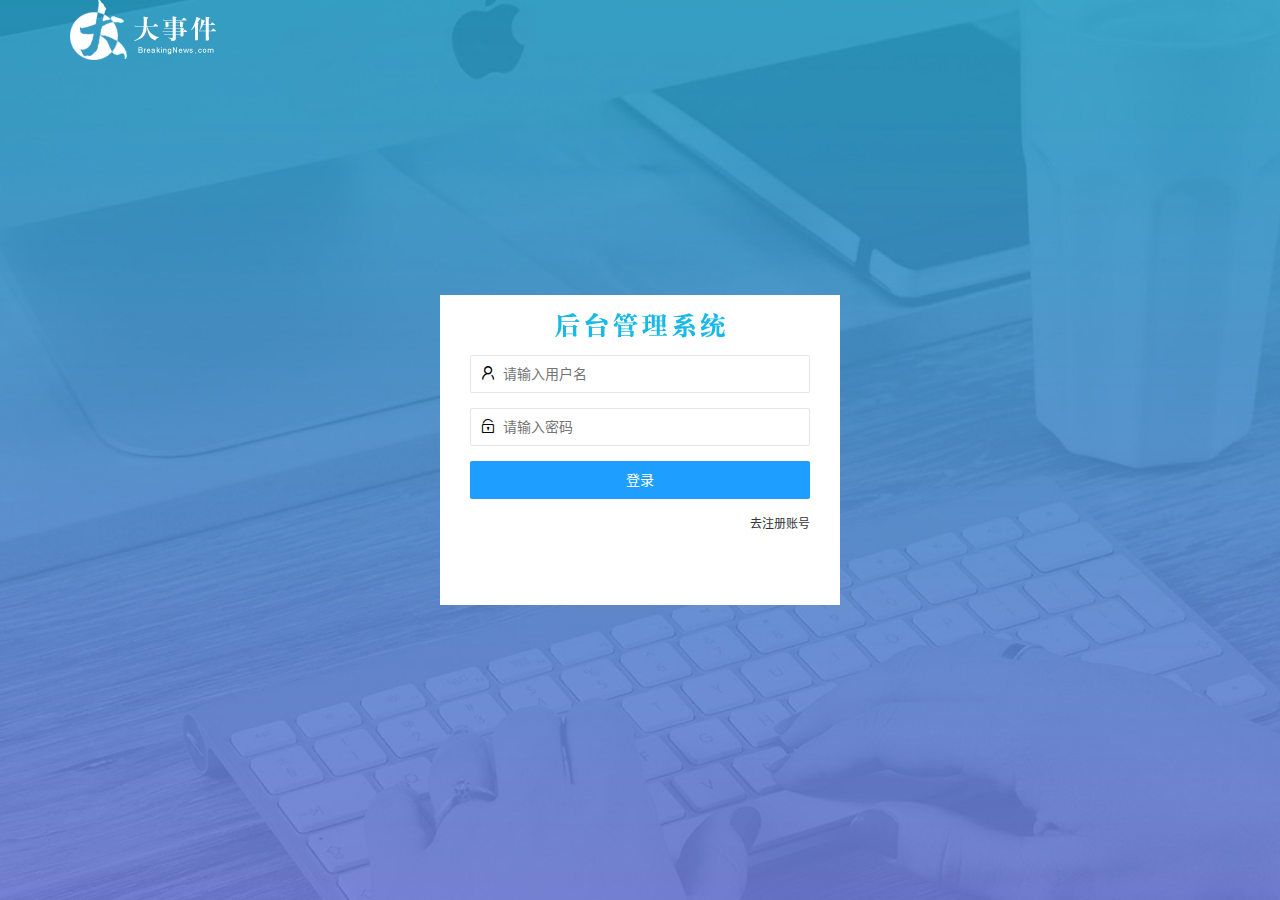
<file: login.html>
<!DOCTYPE html>
<html lang="zh-CN">

<head>
    <meta charset="UTF-8">
    <meta name="viewport"
        content="width=device-width, user-scalable=no, initial-scale=1.0, maximum-scale=1.0, minimum-scale=1.0">
    <meta http-equiv="X-UA-Compatible" content="ie=edge">
    <title>大事件-登录/注册</title>
    <link rel="stylesheet" href="./assets/lib/layui/css/layui.css">
    <link rel="stylesheet" href="./assets/css/login.css">
    <script src="./assets/lib/layui/layui.all.js"></script>
    <script src="./assets/lib/jquery.js"></script>
    <script src="./assets/js/baseAPI.js"></script>
    <script src="./assets/js/login.js"></script>
</head>

<body>
    <!-- 头部logo区域 -->
    <div class="layui-main">
        <img src="./assets/images/logo.png" alt="">
    </div>

    <!-- 登录注册区域 -->
    <div class="loginAndregister">
        <div class="title-box"></div>

        <!-- 登录 -->
        <div class="login-box">
            <!-- 登录表单 -->
            <form class="layui-form" id="form_login">
                <!-- 用户名 -->
                <div class="layui-form-item">
                    <i class="layui-icon layui-icon-username"></i>
                    <input type="text" name="username" required lay-verify="required" placeholder="请输入用户名"
                        autocomplete="off" class="layui-input">
                </div>
                <!-- 密码 -->
                <div class="layui-form-item">
                    <i class="layui-icon layui-icon-password"></i>
                    <input type="password" name="password" required lay-verify="required|pwd" placeholder="请输入密码"
                        autocomplete="off" class="layui-input">
                </div>
                <!-- 登录按钮 -->
                <div class="layui-form-item">
                    <button class="layui-btn layui-btn-fluid layui-btn-normal" lay-submit
                        lay-filter="formDemo">登录</button>
                </div>
                <div class="layui-form-item links">
                    <a href="javascript:;" id="link_login">去注册账号</a>
                </div>
            </form>
        </div>

        <!-- 注册 -->
        <div class="reg-box">
            <!-- 注册表单 -->
            <form class="layui-form" id="form_reg">
                <!-- 用户名 -->
                <div class="layui-form-item">
                    <i class="layui-icon layui-icon-username"></i>
                    <input type="text" name="username" required lay-verify="required" placeholder="请输入用户名"
                        autocomplete="off" class="layui-input">
                </div>
                <!-- 密码 -->
                <div class="layui-form-item">
                    <i class="layui-icon layui-icon-password"></i>
                    <input type="password" name="password" required lay-verify="required|pwd" placeholder="请输入密码"
                        autocomplete="off" class="layui-input">
                </div>
                <!-- 确认密码 -->
                <div class="layui-form-item">
                    <i class="layui-icon layui-icon-password"></i>
                    <input type="password" name="repassword" required lay-verify="required|pwd|repwd"
                        placeholder="再次确认密码" autocomplete="off" class="layui-input">
                </div>
                <!-- 注册按钮 -->
                <div class="layui-form-item">
                    <button class="layui-btn layui-btn-fluid layui-btn-normal" lay-submit
                        lay-filter="formDemo">注册</button>
                </div>
                <div class="layui-form-item links">
                    <a href="javascript:;" id="link_reg">去登录</a>
                </div>
            </form>
        </div>
    </div>
</body>

</html>
</file>
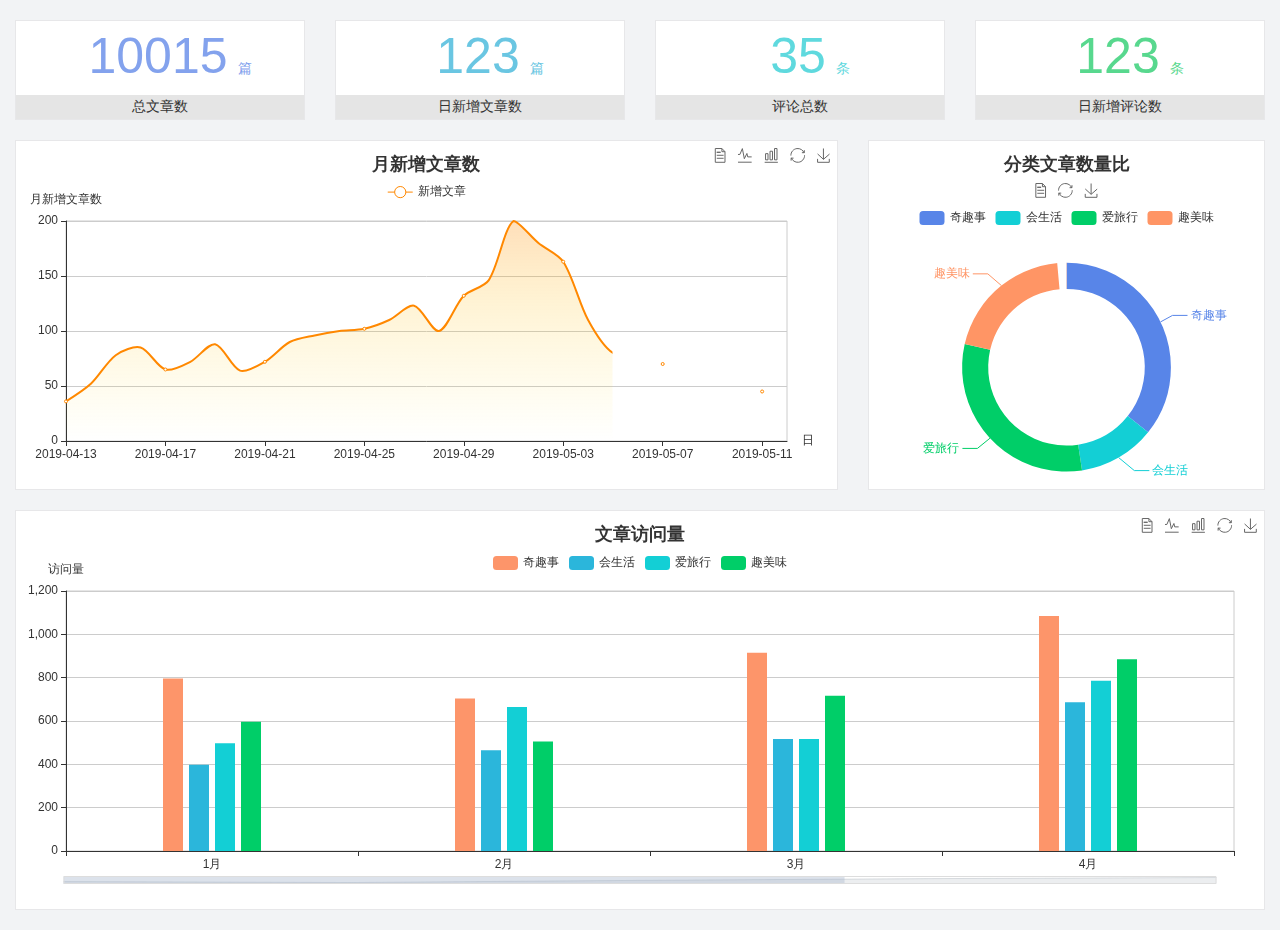
<file: home/dashboard.html>
<!DOCTYPE html>
<html lang="en">

<head>
  <meta charset="UTF-8">
  <meta name="viewport" content="width=device-width, initial-scale=1.0">
  <meta http-equiv="X-UA-Compatible" content="ie=edge">
  <title>图表统计</title>
  <link rel="stylesheet" href="../../assets/lib/bootstrap.css" />
  <link rel="stylesheet" href="../../assets/lib/main.css" />
  <script src="../../assets/lib/jquery.js"></script>
  <script type="text/javascript" src="../../assets/lib/echarts.min.js"></script>
</head>

<body>
  <div class="container-fluid">
    <div class="row spannel_list">
      <div class="col-sm-3 col-xs-6">
        <div class="spannel">
          <em>10015</em><span>篇</span>
          <b>总文章数</b>
        </div>
      </div>
      <div class="col-sm-3 col-xs-6">
        <div class="spannel scolor01">
          <em>123</em><span>篇</span>
          <b>日新增文章数</b>
        </div>
      </div>
      <div class="col-sm-3 col-xs-6">
        <div class="spannel scolor02">
          <em>35</em><span>条</span>
          <b>评论总数</b>
        </div>
      </div>
      <div class="col-sm-3 col-xs-6">
        <div class="spannel scolor03">
          <em>123</em><span>条</span>
          <b>日新增评论数</b>
        </div>
      </div>
    </div>
  </div>

  <div class="container-fluid">
    <div class="row curve-pie">
      <div class="col-lg-8 col-md-8">
        <div class="gragh_pannel" id="curve_show"></div>
      </div>
      <div class="col-lg-4 col-md-4">
        <div class="gragh_pannel" id="pie_show"></div>
      </div>
    </div>
  </div>

  <div class="container-fluid">
    <div class="column_pannel" id="column_show"></div>
  </div>

  <script>
    var oChart = echarts.init(document.getElementById('curve_show'));
    var aList_all = [
      { 'count': 36, 'date': '2019-04-13' },
      { 'count': 52, 'date': '2019-04-14' },
      { 'count': 78, 'date': '2019-04-15' },
      { 'count': 85, 'date': '2019-04-16' },
      { 'count': 65, 'date': '2019-04-17' },
      { 'count': 72, 'date': '2019-04-18' },
      { 'count': 88, 'date': '2019-04-19' },
      { 'count': 64, 'date': '2019-04-20' },
      { 'count': 72, 'date': '2019-04-21' },
      { 'count': 90, 'date': '2019-04-22' },
      { 'count': 96, 'date': '2019-04-23' },
      { 'count': 100, 'date': '2019-04-24' },
      { 'count': 102, 'date': '2019-04-25' },
      { 'count': 110, 'date': '2019-04-26' },
      { 'count': 123, 'date': '2019-04-27' },
      { 'count': 100, 'date': '2019-04-28' },
      { 'count': 132, 'date': '2019-04-29' },
      { 'count': 146, 'date': '2019-04-30' },
      { 'count': 200, 'date': '2019-05-01' },
      { 'count': 180, 'date': '2019-05-02' },
      { 'count': 163, 'date': '2019-05-03' },
      { 'count': 110, 'date': '2019-05-04' },
      { 'count': 80, 'date': '2019-05-05' },
      { 'count': 82, 'date': '2019-05-06' },
      { 'count': 70, 'date': '2019-05-07' },
      { 'count': 65, 'date': '2019-05-08' },
      { 'count': 54, 'date': '2019-05-09' },
      { 'count': 40, 'date': '2019-05-10' },
      { 'count': 45, 'date': '2019-05-11' },
      { 'count': 38, 'date': '2019-05-12' },
    ];

    let aCount = [];
    let aDate = [];

    for (var i = 0; i < aList_all.length; i++) {
      aCount.push(aList_all[i].count);
      aDate.push(aList_all[i].date);
    }

    var chartopt = {
      title: {
        text: '月新增文章数',
        left: 'center',
        top: '10'
      },
      tooltip: {
        trigger: 'axis'
      },
      legend: {
        data: ['新增文章'],
        top: '40'
      },
      toolbox: {
        show: true,
        feature: {
          mark: { show: true },
          dataView: { show: true, readOnly: false },
          magicType: { show: true, type: ['line', 'bar'] },
          restore: { show: true },
          saveAsImage: { show: true }
        }
      },
      calculable: true,
      xAxis: [
        {
          name: '日',
          type: 'category',
          boundaryGap: false,
          data: aDate
        }
      ],
      yAxis: [
        {
          name: '月新增文章数',
          type: 'value'
        }
      ],
      series: [
        {
          name: '新增文章',
          type: 'line',
          smooth: true,
          itemStyle: { normal: { areaStyle: { type: 'default' }, color: '#f80' }, lineStyle: { color: '#f80' } },
          data: aCount
        }],
      areaStyle: {
        normal: {
          color: new echarts.graphic.LinearGradient(0, 0, 0, 1, [{
            offset: 0,
            color: 'rgba(255,136,0,0.39)'
          }, {
            offset: .34,
            color: 'rgba(255,180,0,0.25)'
          }, {
            offset: 1,
            color: 'rgba(255,222,0,0.00)'
          }])

        }
      },
      grid: {
        show: true,
        x: 50,
        x2: 50,
        y: 80,
        height: 220
      }
    };

    oChart.setOption(chartopt);


    var oPie = echarts.init(document.getElementById('pie_show'));
    var oPieopt =
    {
      title: {
        top: 10,
        text: '分类文章数量比',
        x: 'center'
      },
      tooltip: {
        trigger: 'item',
        formatter: "{a} <br/>{b} : {c} ({d}%)"
      },
      color: ['#5885e8', '#13cfd5', '#00ce68', '#ff9565'],
      legend: {
        x: 'center',
        top: 65,
        data: ['奇趣事', '会生活', '爱旅行', '趣美味']
      },
      toolbox: {
        show: true,
        x: 'center',
        top: 35,
        feature: {
          mark: { show: true },
          dataView: { show: true, readOnly: false },
          magicType: {
            show: true,
            type: ['pie', 'funnel'],
            option: {
              funnel: {
                x: '25%',
                width: '50%',
                funnelAlign: 'left',
                max: 1548
              }
            }
          },
          restore: { show: true },
          saveAsImage: { show: true }
        }
      },
      calculable: true,
      series: [
        {
          name: '访问来源',
          type: 'pie',
          radius: ['45%', '60%'],
          center: ['50%', '65%'],
          data: [
            { value: 300, name: '奇趣事' },
            { value: 100, name: '会生活' },
            { value: 260, name: '爱旅行' },
            { value: 180, name: '趣美味' }
          ]
        }
      ]
    };
    oPie.setOption(oPieopt);



    var oColumn = this.echarts.init(document.getElementById('column_show'));
    var oColumnopt =
    {
      title: {
        text: '文章访问量',
        left: 'center',
        top: '10'
      },
      tooltip: {
        trigger: 'axis'
      },
      legend: {
        data: ['奇趣事', '会生活', '爱旅行', '趣美味'],
        top: '40'
      },
      toolbox: {
        show: true,
        feature: {
          mark: { show: true },
          dataView: { show: true, readOnly: false },
          magicType: { show: true, type: ['line', 'bar'] },
          restore: { show: true },
          saveAsImage: { show: true }
        }
      },
      calculable: true,
      xAxis: [
        {
          type: 'category',
          data: ['1月', '2月', '3月', '4月', '5月']
        }
      ],
      yAxis: [
        {
          name: '访问量',
          type: 'value'
        }
      ],
      series: [
        {
          name: '奇趣事',
          type: 'bar',
          barWidth: 20,
          itemStyle: {
            normal: { areaStyle: { type: 'default' }, color: '#fd956a' }
          },
          data: [800, 708, 920, 1090, 1200]
        },
        {
          name: '会生活',
          type: 'bar',
          barWidth: 20,
          itemStyle: {
            normal: { areaStyle: { type: 'default' }, color: '#2bb6db' }
          },
          data: [400, 468, 520, 690, 800]
        },
        {
          name: '爱旅行',
          type: 'bar',
          barWidth: 20,
          itemStyle: {
            normal: { areaStyle: { type: 'default' }, color: '#13cfd5' }
          },
          data: [500, 668, 520, 790, 900]
        },
        {
          name: '趣美味',
          type: 'bar',
          barWidth: 20,
          itemStyle: {
            normal: { areaStyle: { type: 'default' }, color: '#00ce68' }
          },
          data: [600, 508, 720, 890, 1000]
        }
      ],
      grid: {
        show: true,
        x: 50,
        x2: 30,
        y: 80,
        height: 260
      },
      dataZoom: [//给x轴设置滚动条
        {
          start: 0,//默认为0
          end: 100 - 1000 / 31,//默认为100
          type: 'slider',
          show: true,
          xAxisIndex: [0],
          handleSize: 0,//滑动条的 左右2个滑动条的大小
          height: 8,//组件高度
          left: 45, //左边的距离
          right: 50,//右边的距离
          bottom: 26,//右边的距离
          handleColor: '#ddd',//h滑动图标的颜色
          handleStyle: {
            borderColor: "#cacaca",
            borderWidth: "1",
            shadowBlur: 2,
            background: "#ddd",
            shadowColor: "#ddd",
          }
        }]
    };
    oColumn.setOption(oColumnopt);
  </script>
</body>

</html>
</file>
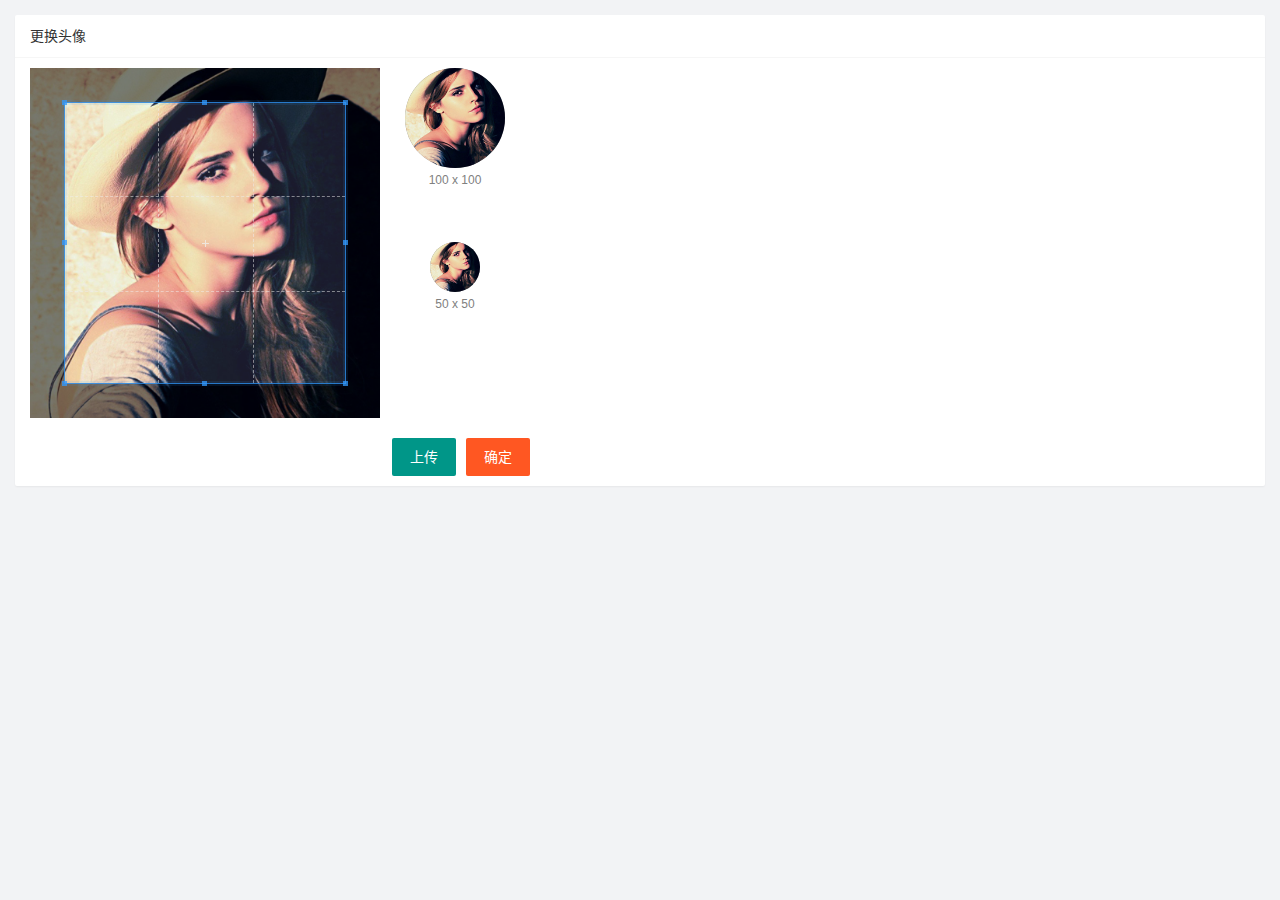
<file: user/user_avatar.html>
<!DOCTYPE html>
<html lang="zh-CN">

<head>
    <meta charset="UTF-8">
    <meta name="viewport"
        content="width=device-width, user-scalable=no, initial-scale=1.0, maximum-scale=1.0, minimum-scale=1.0">
    <meta http-equiv="X-UA-Compatible" content="ie=edge">
    <title>更换头像</title>
    <link rel="stylesheet" href="../assets/lib/layui/css/layui.css">
    <link rel="stylesheet" href="../assets/lib/cropper/cropper.css">
    <link rel="stylesheet" href="../assets/css/user/user_avatar.css">
</head>

<body>
    <div class="layui-card">
        <div class="layui-card-header">更换头像</div>
        <div class="layui-card-body">
            <!-- 第一行的图片裁剪和预览区域 -->
            <div class="row1">
                <!-- 图片裁剪区域 -->
                <div class="cropper-box">
                    <!-- 这个 img 标签很重要，将来会把它初始化为裁剪区域 -->
                    <img id="image" src="/assets/images/sample.jpg" />
                </div>
                <!-- 图片的预览区域 -->
                <div class="preview-box">
                    <div>
                        <!-- 宽高为 100px 的预览区域 -->
                        <div class="img-preview w100"></div>
                        <p class="size">100 x 100</p>
                    </div>
                    <div>
                        <!-- 宽高为 50px 的预览区域 -->
                        <div class="img-preview w50"></div>
                        <p class="size">50 x 50</p>
                    </div>
                </div>
            </div>

            <!-- 第二行的按钮区域 -->
            <div class="row2">
                <!-- 通过accept属性可以指定用户选择什么类型的文件 -->
                <input type="file" id="file" accept="image/png,image/jpeg">
                <button type="button" class="layui-btn" id="btnChooseImg">上传</button>
                <button type="button" class="layui-btn layui-btn-danger" id="btnUpload">确定</button>
            </div>
        </div>
    </div>

    <script src="../assets/lib/layui/layui.all.js"></script>
    <script src="../assets/lib/jquery.js"></script>
    <script src="../assets/lib/cropper/Cropper.js"></script>
    <script src="../assets/lib/cropper/jquery-cropper.js"></script>
    <script src="../assets/js/baseAPI.js"></script>
    <script src="../assets/js/user/user_avatar.js"></script>
</body>

</html>
</file>
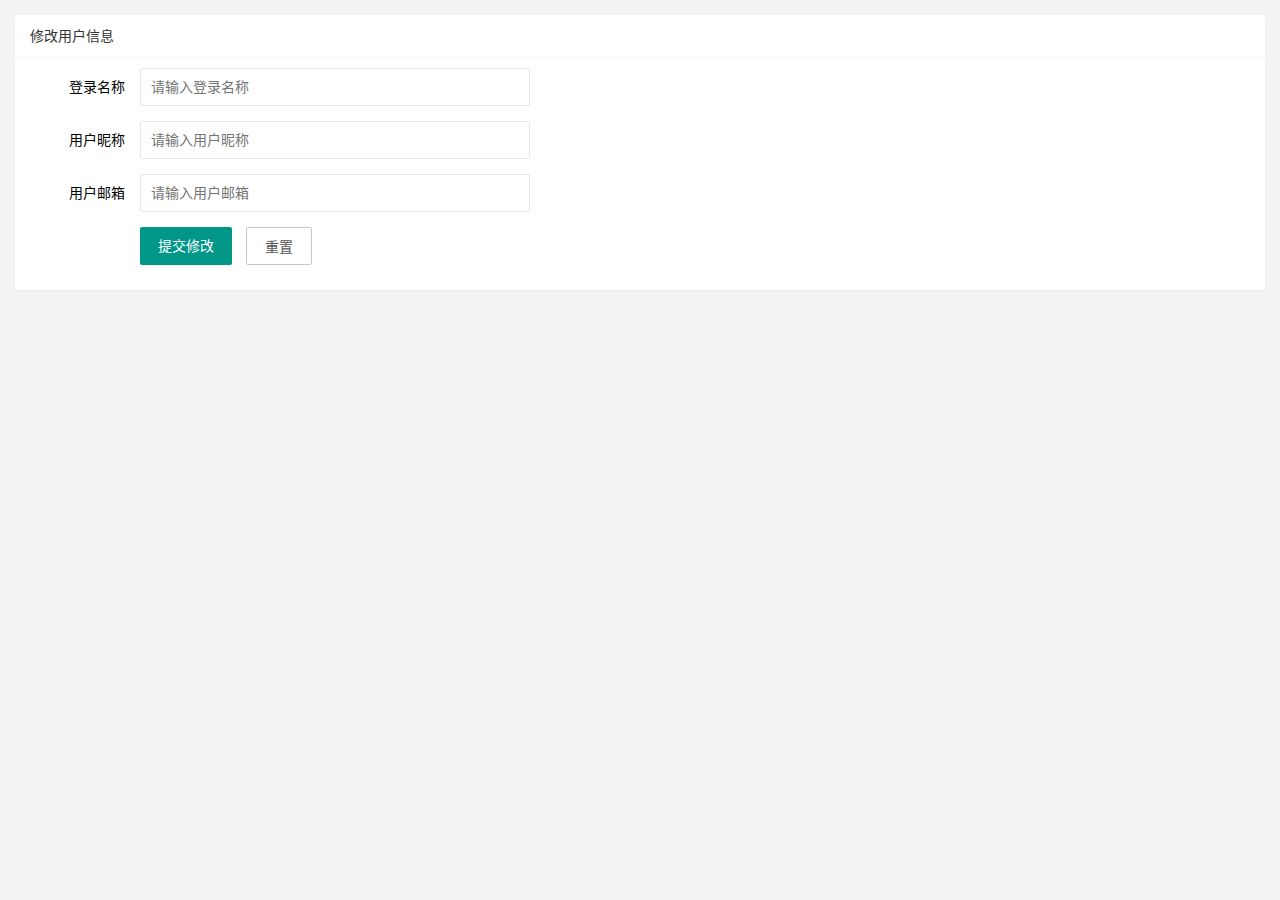
<file: user/user_info.html>
<!DOCTYPE html>
<html lang="zh-CN">

<head>
    <meta charset="UTF-8">
    <meta name="viewport"
        content="width=device-width, user-scalable=no, initial-scale=1.0, maximum-scale=1.0, minimum-scale=1.0">
    <meta http-equiv="X-UA-Compatible" content="ie=edge">
    <title>基本资料</title>
    <link rel="stylesheet" href="../assets/lib/layui/css/layui.css">
    <link rel="stylesheet" href="../assets/css/user/user_info.css">
</head>

<body>
    <!-- 卡片面板 -->
    <div class="layui-card">
        <div class="layui-card-header">修改用户信息</div>
        <div class="layui-card-body">

            <!-- form表单区域 -->
            <form class="layui-form" lay-filter="formUserInfo">
                <!-- 隐藏域 -->
                <input type="hidden" name="id" value="">

                <div class="layui-form-item">
                    <label class="layui-form-label">登录名称</label>
                    <div class="layui-input-block">
                        <input type="text" name="username" required lay-verify="required" placeholder="请输入登录名称"
                            autocomplete="off" class="layui-input" readonly>
                    </div>
                </div>
                <div class="layui-form-item">
                    <label class="layui-form-label">用户昵称</label>
                    <div class="layui-input-block">
                        <input type="text" name="nickname" required lay-verify="required|nickname" placeholder="请输入用户昵称"
                            autocomplete="off" class="layui-input">
                    </div>
                </div>
                <div class="layui-form-item">
                    <label class="layui-form-label">用户邮箱</label>
                    <div class="layui-input-block">
                        <input type="text" name="email" required lay-verify="required|email" placeholder="请输入用户邮箱"
                            autocomplete="off" class="layui-input">
                    </div>
                </div>
                <div class="layui-form-item">
                    <div class="layui-input-block">
                        <button class="layui-btn" lay-submit lay-filter="formDemo">提交修改</button>
                        <button type="reset" class="layui-btn layui-btn-primary" id="btnReset">重置</button>
                    </div>
                </div>
            </form>
        </div>
    </div>

    <script src="../assets/lib/layui/layui.all.js"></script>
    <script src="../assets/lib/jquery.js"></script>
    <script src="../assets/js/baseAPI.js"></script>
    <script src="../assets/js/user/user_info.js"></script>
</body>

</html>
</file>
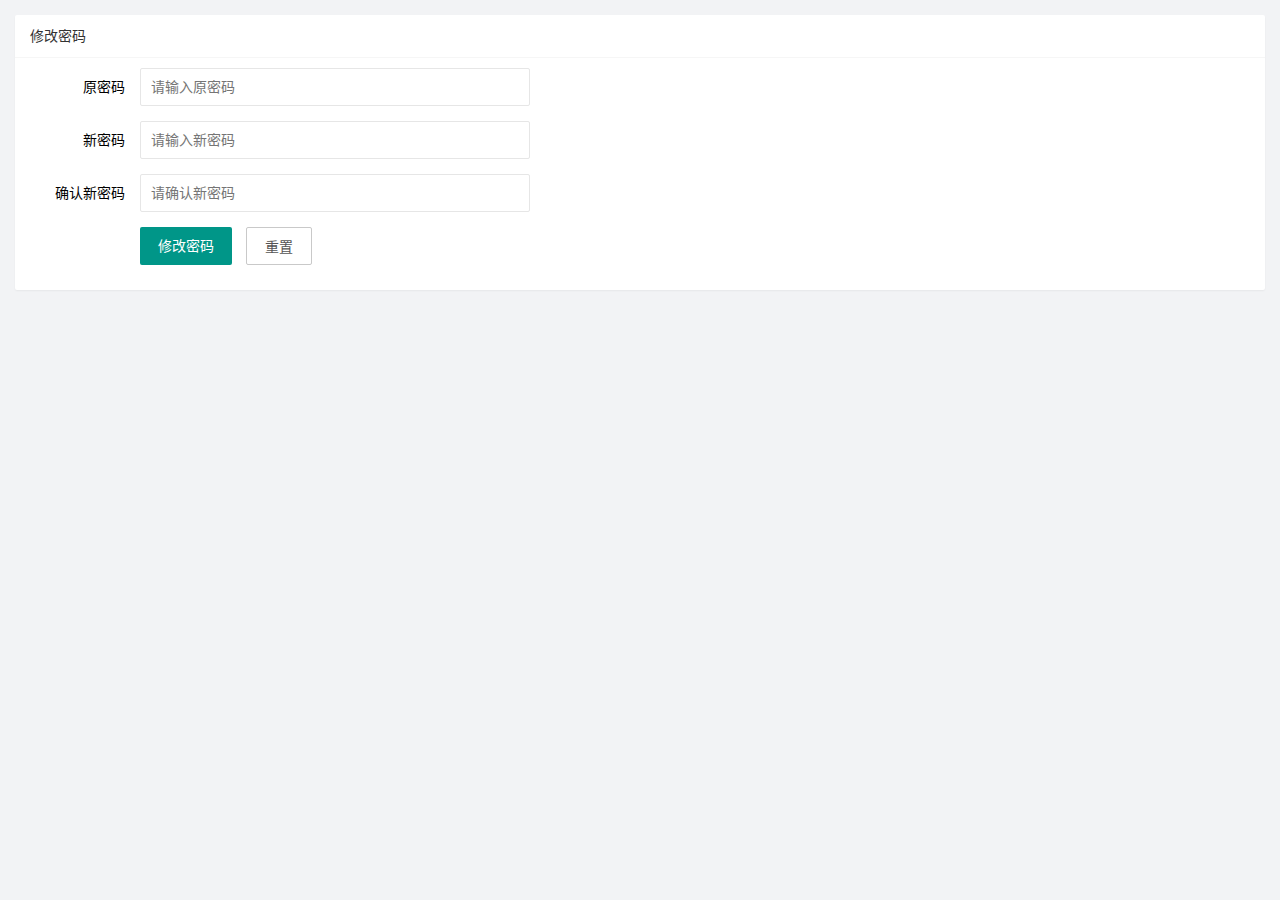
<file: user/user_pwd.html>
<!DOCTYPE html>
<html lang="zh-CN">

<head>
    <meta charset="UTF-8">
    <meta name="viewport"
        content="width=device-width, user-scalable=no, initial-scale=1.0, maximum-scale=1.0, minimum-scale=1.0">
    <meta http-equiv="X-UA-Compatible" content="ie=edge">
    <title>重置密码</title>
    <link rel="stylesheet" href="../assets/lib/layui/css/layui.css">
    <link rel="stylesheet" href="../assets/css/user/user_pwd.css">
</head>

<body>
    <!-- 卡片面板 -->
    <div class="layui-card">
        <div class="layui-card-header">修改密码</div>
        <div class="layui-card-body">

            <!-- form表单区域 -->
            <form class="layui-form" lay-filter="formUserInfo">
                <!-- 隐藏域 -->
                <input type="hidden" name="id" value="">

                <div class="layui-form-item">
                    <label class="layui-form-label">原密码</label>
                    <div class="layui-input-block">
                        <input type="password" name="oldpwd" required lay-verify="required|pwd" placeholder="请输入原密码"
                            autocomplete="off" class="layui-input">
                    </div>
                </div>
                <div class="layui-form-item">
                    <label class="layui-form-label">新密码</label>
                    <div class="layui-input-block">
                        <input type="password" name="newpwd" required lay-verify="required|pwd|samepwd"
                            placeholder="请输入新密码" autocomplete="off" class="layui-input">
                    </div>
                </div>
                <div class="layui-form-item">
                    <label class="layui-form-label">确认新密码</label>
                    <div class="layui-input-block">
                        <input type="password" name="repwd" required lay-verify="required|pwd|repwd"
                            placeholder="请确认新密码" autocomplete="off" class="layui-input">
                    </div>
                </div>
                <div class="layui-form-item">
                    <div class="layui-input-block">
                        <button class="layui-btn" lay-submit lay-filter="formDemo">修改密码</button>
                        <button type="reset" class="layui-btn layui-btn-primary" id="btnReset">重置</button>
                    </div>
                </div>
            </form>
        </div>
    </div>

    <script src="../assets/lib/layui/layui.all.js"></script>
    <script src="../assets/lib/jquery.js"></script>
    <script src="../assets/js/baseAPI.js"></script>
    <script src="../assets/js/user/user_pwd.js"></script>
</body>

</html>
</file>
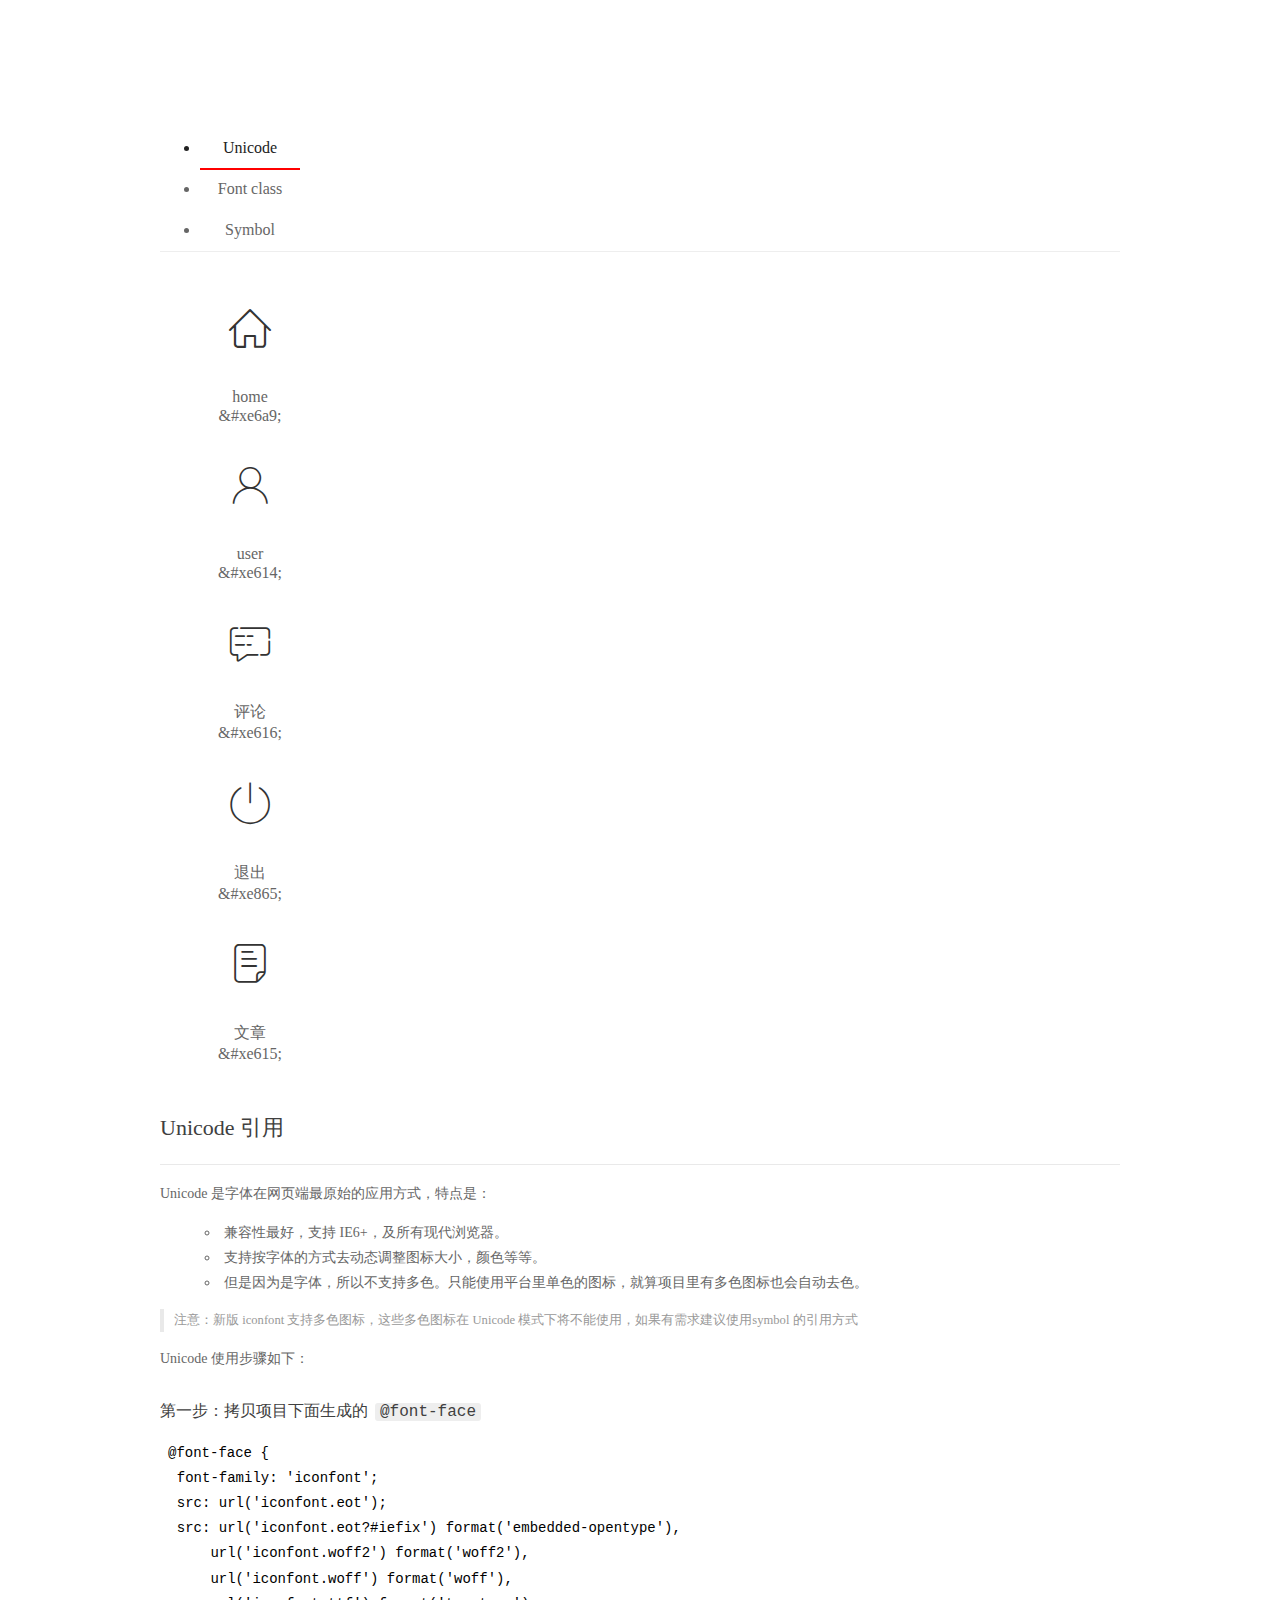
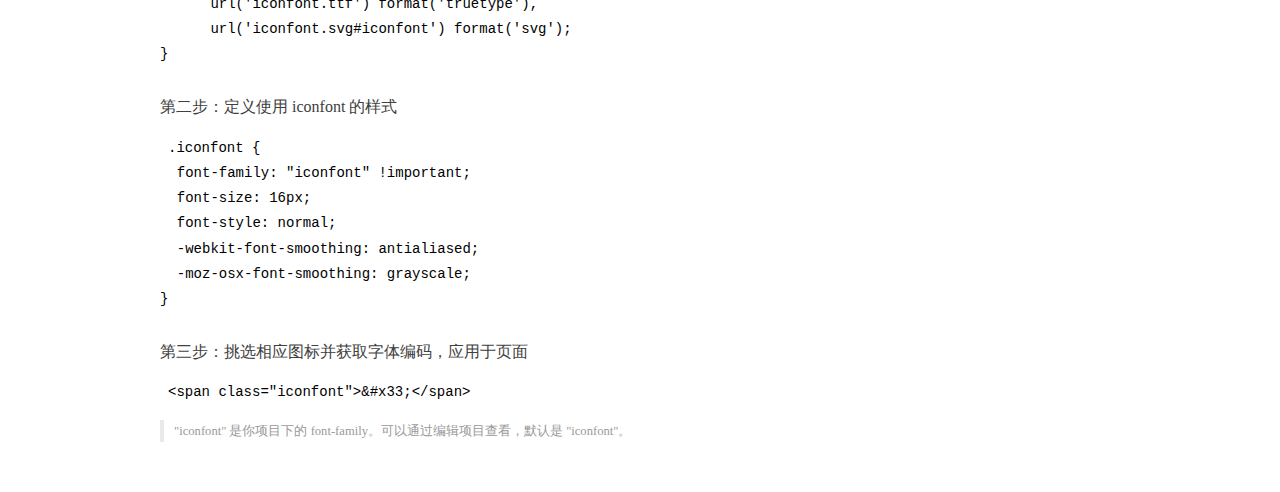
<file: assets/fonts/demo_index.html>
<!DOCTYPE html>
<html>
<head>
  <meta charset="utf-8"/>
  <title>IconFont Demo</title>
  <link rel="shortcut icon" href="https://gtms04.alicdn.com/tps/i4/TB1_oz6GVXXXXaFXpXXJDFnIXXX-64-64.ico" type="image/x-icon"/>
  <link rel="stylesheet" href="https://g.alicdn.com/thx/cube/1.3.2/cube.min.css">
  <link rel="stylesheet" href="demo.css">
  <link rel="stylesheet" href="iconfont.css">
  <script src="iconfont.js"></script>
  <!-- jQuery -->
  <script src="https://a1.alicdn.com/oss/uploads/2018/12/26/7bfddb60-08e8-11e9-9b04-53e73bb6408b.js"></script>
  <!-- 代码高亮 -->
  <script src="https://a1.alicdn.com/oss/uploads/2018/12/26/a3f714d0-08e6-11e9-8a15-ebf944d7534c.js"></script>
</head>
<body>
  <div class="main">
    <h1 class="logo"><a href="https://www.iconfont.cn/" title="iconfont 首页" target="_blank">&#xe86b;</a></h1>
    <div class="nav-tabs">
      <ul id="tabs" class="dib-box">
        <li class="dib active"><span>Unicode</span></li>
        <li class="dib"><span>Font class</span></li>
        <li class="dib"><span>Symbol</span></li>
      </ul>
      
    </div>
    <div class="tab-container">
      <div class="content unicode" style="display: block;">
          <ul class="icon_lists dib-box">
          
            <li class="dib">
              <span class="icon iconfont">&#xe6a9;</span>
                <div class="name">home</div>
                <div class="code-name">&amp;#xe6a9;</div>
              </li>
          
            <li class="dib">
              <span class="icon iconfont">&#xe614;</span>
                <div class="name">user</div>
                <div class="code-name">&amp;#xe614;</div>
              </li>
          
            <li class="dib">
              <span class="icon iconfont">&#xe616;</span>
                <div class="name">评论</div>
                <div class="code-name">&amp;#xe616;</div>
              </li>
          
            <li class="dib">
              <span class="icon iconfont">&#xe865;</span>
                <div class="name">退出</div>
                <div class="code-name">&amp;#xe865;</div>
              </li>
          
            <li class="dib">
              <span class="icon iconfont">&#xe615;</span>
                <div class="name">文章</div>
                <div class="code-name">&amp;#xe615;</div>
              </li>
          
          </ul>
          <div class="article markdown">
          <h2 id="unicode-">Unicode 引用</h2>
          <hr>

          <p>Unicode 是字体在网页端最原始的应用方式，特点是：</p>
          <ul>
            <li>兼容性最好，支持 IE6+，及所有现代浏览器。</li>
            <li>支持按字体的方式去动态调整图标大小，颜色等等。</li>
            <li>但是因为是字体，所以不支持多色。只能使用平台里单色的图标，就算项目里有多色图标也会自动去色。</li>
          </ul>
          <blockquote>
            <p>注意：新版 iconfont 支持多色图标，这些多色图标在 Unicode 模式下将不能使用，如果有需求建议使用symbol 的引用方式</p>
          </blockquote>
          <p>Unicode 使用步骤如下：</p>
          <h3 id="-font-face">第一步：拷贝项目下面生成的 <code>@font-face</code></h3>
<pre><code class="language-css"
>@font-face {
  font-family: 'iconfont';
  src: url('iconfont.eot');
  src: url('iconfont.eot?#iefix') format('embedded-opentype'),
      url('iconfont.woff2') format('woff2'),
      url('iconfont.woff') format('woff'),
      url('iconfont.ttf') format('truetype'),
      url('iconfont.svg#iconfont') format('svg');
}
</code></pre>
          <h3 id="-iconfont-">第二步：定义使用 iconfont 的样式</h3>
<pre><code class="language-css"
>.iconfont {
  font-family: "iconfont" !important;
  font-size: 16px;
  font-style: normal;
  -webkit-font-smoothing: antialiased;
  -moz-osx-font-smoothing: grayscale;
}
</code></pre>
          <h3 id="-">第三步：挑选相应图标并获取字体编码，应用于页面</h3>
<pre>
<code class="language-html"
>&lt;span class="iconfont"&gt;&amp;#x33;&lt;/span&gt;
</code></pre>
          <blockquote>
            <p>"iconfont" 是你项目下的 font-family。可以通过编辑项目查看，默认是 "iconfont"。</p>
          </blockquote>
          </div>
      </div>
      <div class="content font-class">
        <ul class="icon_lists dib-box">
          
          <li class="dib">
            <span class="icon iconfont icon-home"></span>
            <div class="name">
              home
            </div>
            <div class="code-name">.icon-home
            </div>
          </li>
          
          <li class="dib">
            <span class="icon iconfont icon-user"></span>
            <div class="name">
              user
            </div>
            <div class="code-name">.icon-user
            </div>
          </li>
          
          <li class="dib">
            <span class="icon iconfont icon-pinglun"></span>
            <div class="name">
              评论
            </div>
            <div class="code-name">.icon-pinglun
            </div>
          </li>
          
          <li class="dib">
            <span class="icon iconfont icon-tuichu"></span>
            <div class="name">
              退出
            </div>
            <div class="code-name">.icon-tuichu
            </div>
          </li>
          
          <li class="dib">
            <span class="icon iconfont icon-16"></span>
            <div class="name">
              文章
            </div>
            <div class="code-name">.icon-16
            </div>
          </li>
          
        </ul>
        <div class="article markdown">
        <h2 id="font-class-">font-class 引用</h2>
        <hr>

        <p>font-class 是 Unicode 使用方式的一种变种，主要是解决 Unicode 书写不直观，语意不明确的问题。</p>
        <p>与 Unicode 使用方式相比，具有如下特点：</p>
        <ul>
          <li>兼容性良好，支持 IE8+，及所有现代浏览器。</li>
          <li>相比于 Unicode 语意明确，书写更直观。可以很容易分辨这个 icon 是什么。</li>
          <li>因为使用 class 来定义图标，所以当要替换图标时，只需要修改 class 里面的 Unicode 引用。</li>
          <li>不过因为本质上还是使用的字体，所以多色图标还是不支持的。</li>
        </ul>
        <p>使用步骤如下：</p>
        <h3 id="-fontclass-">第一步：引入项目下面生成的 fontclass 代码：</h3>
<pre><code class="language-html">&lt;link rel="stylesheet" href="./iconfont.css"&gt;
</code></pre>
        <h3 id="-">第二步：挑选相应图标并获取类名，应用于页面：</h3>
<pre><code class="language-html">&lt;span class="iconfont icon-xxx"&gt;&lt;/span&gt;
</code></pre>
        <blockquote>
          <p>"
            iconfont" 是你项目下的 font-family。可以通过编辑项目查看，默认是 "iconfont"。</p>
        </blockquote>
      </div>
      </div>
      <div class="content symbol">
          <ul class="icon_lists dib-box">
          
            <li class="dib">
                <svg class="icon svg-icon" aria-hidden="true">
                  <use xlink:href="#icon-home"></use>
                </svg>
                <div class="name">home</div>
                <div class="code-name">#icon-home</div>
            </li>
          
            <li class="dib">
                <svg class="icon svg-icon" aria-hidden="true">
                  <use xlink:href="#icon-user"></use>
                </svg>
                <div class="name">user</div>
                <div class="code-name">#icon-user</div>
            </li>
          
            <li class="dib">
                <svg class="icon svg-icon" aria-hidden="true">
                  <use xlink:href="#icon-pinglun"></use>
                </svg>
                <div class="name">评论</div>
                <div class="code-name">#icon-pinglun</div>
            </li>
          
            <li class="dib">
                <svg class="icon svg-icon" aria-hidden="true">
                  <use xlink:href="#icon-tuichu"></use>
                </svg>
                <div class="name">退出</div>
                <div class="code-name">#icon-tuichu</div>
            </li>
          
            <li class="dib">
                <svg class="icon svg-icon" aria-hidden="true">
                  <use xlink:href="#icon-16"></use>
                </svg>
                <div class="name">文章</div>
                <div class="code-name">#icon-16</div>
            </li>
          
          </ul>
          <div class="article markdown">
          <h2 id="symbol-">Symbol 引用</h2>
          <hr>

          <p>这是一种全新的使用方式，应该说这才是未来的主流，也是平台目前推荐的用法。相关介绍可以参考这篇<a href="">文章</a>
            这种用法其实是做了一个 SVG 的集合，与另外两种相比具有如下特点：</p>
          <ul>
            <li>支持多色图标了，不再受单色限制。</li>
            <li>通过一些技巧，支持像字体那样，通过 <code>font-size</code>, <code>color</code> 来调整样式。</li>
            <li>兼容性较差，支持 IE9+，及现代浏览器。</li>
            <li>浏览器渲染 SVG 的性能一般，还不如 png。</li>
          </ul>
          <p>使用步骤如下：</p>
          <h3 id="-symbol-">第一步：引入项目下面生成的 symbol 代码：</h3>
<pre><code class="language-html">&lt;script src="./iconfont.js"&gt;&lt;/script&gt;
</code></pre>
          <h3 id="-css-">第二步：加入通用 CSS 代码（引入一次就行）：</h3>
<pre><code class="language-html">&lt;style&gt;
.icon {
  width: 1em;
  height: 1em;
  vertical-align: -0.15em;
  fill: currentColor;
  overflow: hidden;
}
&lt;/style&gt;
</code></pre>
          <h3 id="-">第三步：挑选相应图标并获取类名，应用于页面：</h3>
<pre><code class="language-html">&lt;svg class="icon" aria-hidden="true"&gt;
  &lt;use xlink:href="#icon-xxx"&gt;&lt;/use&gt;
&lt;/svg&gt;
</code></pre>
          </div>
      </div>

    </div>
  </div>
  <script>
  $(document).ready(function () {
      $('.tab-container .content:first').show()

      $('#tabs li').click(function (e) {
        var tabContent = $('.tab-container .content')
        var index = $(this).index()

        if ($(this).hasClass('active')) {
          return
        } else {
          $('#tabs li').removeClass('active')
          $(this).addClass('active')

          tabContent.hide().eq(index).fadeIn()
        }
      })
    })
  </script>
</body>
</html>
</file>
<file: assets/lib/layui/css/layui.css>
/** layui-v2.5.5 MIT License By https://www.layui.com */
 .layui-inline,img{display:inline-block;vertical-align:middle}h1,h2,h3,h4,h5,h6{font-weight:400}.layui-edge,.layui-header,.layui-inline,.layui-main{position:relative}.layui-body,.layui-edge,.layui-elip{overflow:hidden}.layui-btn,.layui-edge,.layui-inline,img{vertical-align:middle}.layui-btn,.layui-disabled,.layui-icon,.layui-unselect{-moz-user-select:none;-webkit-user-select:none;-ms-user-select:none}.layui-elip,.layui-form-checkbox span,.layui-form-pane .layui-form-label{text-overflow:ellipsis;white-space:nowrap}.layui-breadcrumb,.layui-tree-btnGroup{visibility:hidden}blockquote,body,button,dd,div,dl,dt,form,h1,h2,h3,h4,h5,h6,input,li,ol,p,pre,td,textarea,th,ul{margin:0;padding:0;-webkit-tap-highlight-color:rgba(0,0,0,0)}a:active,a:hover{outline:0}img{border:none}li{list-style:none}table{border-collapse:collapse;border-spacing:0}h4,h5,h6{font-size:100%}button,input,optgroup,option,select,textarea{font-family:inherit;font-size:inherit;font-style:inherit;font-weight:inherit;outline:0}pre{white-space:pre-wrap;white-space:-moz-pre-wrap;white-space:-pre-wrap;white-space:-o-pre-wrap;word-wrap:break-word}body{line-height:24px;font:14px Helvetica Neue,Helvetica,PingFang SC,Tahoma,Arial,sans-serif}hr{height:1px;margin:10px 0;border:0;clear:both}a{color:#333;text-decoration:none}a:hover{color:#777}a cite{font-style:normal;*cursor:pointer}.layui-border-box,.layui-border-box *{box-sizing:border-box}.layui-box,.layui-box *{box-sizing:content-box}.layui-clear{clear:both;*zoom:1}.layui-clear:after{content:'\20';clear:both;*zoom:1;display:block;height:0}.layui-inline{*display:inline;*zoom:1}.layui-edge{display:inline-block;width:0;height:0;border-width:6px;border-style:dashed;border-color:transparent}.layui-edge-top{top:-4px;border-bottom-color:#999;border-bottom-style:solid}.layui-edge-right{border-left-color:#999;border-left-style:solid}.layui-edge-bottom{top:2px;border-top-color:#999;border-top-style:solid}.layui-edge-left{border-right-color:#999;border-right-style:solid}.layui-disabled,.layui-disabled:hover{color:#d2d2d2!important;cursor:not-allowed!important}.layui-circle{border-radius:100%}.layui-show{display:block!important}.layui-hide{display:none!important}@font-face{font-family:layui-icon;src:url(../font/iconfont.eot?v=250);src:url(../font/iconfont.eot?v=250#iefix) format('embedded-opentype'),url(../font/iconfont.woff2?v=250) format('woff2'),url(../font/iconfont.woff?v=250) format('woff'),url(../font/iconfont.ttf?v=250) format('truetype'),url(../font/iconfont.svg?v=250#layui-icon) format('svg')}.layui-icon{font-family:layui-icon!important;font-size:16px;font-style:normal;-webkit-font-smoothing:antialiased;-moz-osx-font-smoothing:grayscale}.layui-icon-reply-fill:before{content:"\e611"}.layui-icon-set-fill:before{content:"\e614"}.layui-icon-menu-fill:before{content:"\e60f"}.layui-icon-search:before{content:"\e615"}.layui-icon-share:before{content:"\e641"}.layui-icon-set-sm:before{content:"\e620"}.layui-icon-engine:before{content:"\e628"}.layui-icon-close:before{content:"\1006"}.layui-icon-close-fill:before{content:"\1007"}.layui-icon-chart-screen:before{content:"\e629"}.layui-icon-star:before{content:"\e600"}.layui-icon-circle-dot:before{content:"\e617"}.layui-icon-chat:before{content:"\e606"}.layui-icon-release:before{content:"\e609"}.layui-icon-list:before{content:"\e60a"}.layui-icon-chart:before{content:"\e62c"}.layui-icon-ok-circle:before{content:"\1005"}.layui-icon-layim-theme:before{content:"\e61b"}.layui-icon-table:before{content:"\e62d"}.layui-icon-right:before{content:"\e602"}.layui-icon-left:before{content:"\e603"}.layui-icon-cart-simple:before{content:"\e698"}.layui-icon-face-cry:before{content:"\e69c"}.layui-icon-face-smile:before{content:"\e6af"}.layui-icon-survey:before{content:"\e6b2"}.layui-icon-tree:before{content:"\e62e"}.layui-icon-upload-circle:before{content:"\e62f"}.layui-icon-add-circle:before{content:"\e61f"}.layui-icon-download-circle:before{content:"\e601"}.layui-icon-templeate-1:before{content:"\e630"}.layui-icon-util:before{content:"\e631"}.layui-icon-face-surprised:before{content:"\e664"}.layui-icon-edit:before{content:"\e642"}.layui-icon-speaker:before{content:"\e645"}.layui-icon-down:before{content:"\e61a"}.layui-icon-file:before{content:"\e621"}.layui-icon-layouts:before{content:"\e632"}.layui-icon-rate-half:before{content:"\e6c9"}.layui-icon-add-circle-fine:before{content:"\e608"}.layui-icon-prev-circle:before{content:"\e633"}.layui-icon-read:before{content:"\e705"}.layui-icon-404:before{content:"\e61c"}.layui-icon-carousel:before{content:"\e634"}.layui-icon-help:before{content:"\e607"}.layui-icon-code-circle:before{content:"\e635"}.layui-icon-water:before{content:"\e636"}.layui-icon-username:before{content:"\e66f"}.layui-icon-find-fill:before{content:"\e670"}.layui-icon-about:before{content:"\e60b"}.layui-icon-location:before{content:"\e715"}.layui-icon-up:before{content:"\e619"}.layui-icon-pause:before{content:"\e651"}.layui-icon-date:before{content:"\e637"}.layui-icon-layim-uploadfile:before{content:"\e61d"}.layui-icon-delete:before{content:"\e640"}.layui-icon-play:before{content:"\e652"}.layui-icon-top:before{content:"\e604"}.layui-icon-friends:before{content:"\e612"}.layui-icon-refresh-3:before{content:"\e9aa"}.layui-icon-ok:before{content:"\e605"}.layui-icon-layer:before{content:"\e638"}.layui-icon-face-smile-fine:before{content:"\e60c"}.layui-icon-dollar:before{content:"\e659"}.layui-icon-group:before{content:"\e613"}.layui-icon-layim-download:before{content:"\e61e"}.layui-icon-picture-fine:before{content:"\e60d"}.layui-icon-link:before{content:"\e64c"}.layui-icon-diamond:before{content:"\e735"}.layui-icon-log:before{content:"\e60e"}.layui-icon-rate-solid:before{content:"\e67a"}.layui-icon-fonts-del:before{content:"\e64f"}.layui-icon-unlink:before{content:"\e64d"}.layui-icon-fonts-clear:before{content:"\e639"}.layui-icon-triangle-r:before{content:"\e623"}.layui-icon-circle:before{content:"\e63f"}.layui-icon-radio:before{content:"\e643"}.layui-icon-align-center:before{content:"\e647"}.layui-icon-align-right:before{content:"\e648"}.layui-icon-align-left:before{content:"\e649"}.layui-icon-loading-1:before{content:"\e63e"}.layui-icon-return:before{content:"\e65c"}.layui-icon-fonts-strong:before{content:"\e62b"}.layui-icon-upload:before{content:"\e67c"}.layui-icon-dialogue:before{content:"\e63a"}.layui-icon-video:before{content:"\e6ed"}.layui-icon-headset:before{content:"\e6fc"}.layui-icon-cellphone-fine:before{content:"\e63b"}.layui-icon-add-1:before{content:"\e654"}.layui-icon-face-smile-b:before{content:"\e650"}.layui-icon-fonts-html:before{content:"\e64b"}.layui-icon-form:before{content:"\e63c"}.layui-icon-cart:before{content:"\e657"}.layui-icon-camera-fill:before{content:"\e65d"}.layui-icon-tabs:before{content:"\e62a"}.layui-icon-fonts-code:before{content:"\e64e"}.layui-icon-fire:before{content:"\e756"}.layui-icon-set:before{content:"\e716"}.layui-icon-fonts-u:before{content:"\e646"}.layui-icon-triangle-d:before{content:"\e625"}.layui-icon-tips:before{content:"\e702"}.layui-icon-picture:before{content:"\e64a"}.layui-icon-more-vertical:before{content:"\e671"}.layui-icon-flag:before{content:"\e66c"}.layui-icon-loading:before{content:"\e63d"}.layui-icon-fonts-i:before{content:"\e644"}.layui-icon-refresh-1:before{content:"\e666"}.layui-icon-rmb:before{content:"\e65e"}.layui-icon-home:before{content:"\e68e"}.layui-icon-user:before{content:"\e770"}.layui-icon-notice:before{content:"\e667"}.layui-icon-login-weibo:before{content:"\e675"}.layui-icon-voice:before{content:"\e688"}.layui-icon-upload-drag:before{content:"\e681"}.layui-icon-login-qq:before{content:"\e676"}.layui-icon-snowflake:before{content:"\e6b1"}.layui-icon-file-b:before{content:"\e655"}.layui-icon-template:before{content:"\e663"}.layui-icon-auz:before{content:"\e672"}.layui-icon-console:before{content:"\e665"}.layui-icon-app:before{content:"\e653"}.layui-icon-prev:before{content:"\e65a"}.layui-icon-website:before{content:"\e7ae"}.layui-icon-next:before{content:"\e65b"}.layui-icon-component:before{content:"\e857"}.layui-icon-more:before{content:"\e65f"}.layui-icon-login-wechat:before{content:"\e677"}.layui-icon-shrink-right:before{content:"\e668"}.layui-icon-spread-left:before{content:"\e66b"}.layui-icon-camera:before{content:"\e660"}.layui-icon-note:before{content:"\e66e"}.layui-icon-refresh:before{content:"\e669"}.layui-icon-female:before{content:"\e661"}.layui-icon-male:before{content:"\e662"}.layui-icon-password:before{content:"\e673"}.layui-icon-senior:before{content:"\e674"}.layui-icon-theme:before{content:"\e66a"}.layui-icon-tread:before{content:"\e6c5"}.layui-icon-praise:before{content:"\e6c6"}.layui-icon-star-fill:before{content:"\e658"}.layui-icon-rate:before{content:"\e67b"}.layui-icon-template-1:before{content:"\e656"}.layui-icon-vercode:before{content:"\e679"}.layui-icon-cellphone:before{content:"\e678"}.layui-icon-screen-full:before{content:"\e622"}.layui-icon-screen-restore:before{content:"\e758"}.layui-icon-cols:before{content:"\e610"}.layui-icon-export:before{content:"\e67d"}.layui-icon-print:before{content:"\e66d"}.layui-icon-slider:before{content:"\e714"}.layui-icon-addition:before{content:"\e624"}.layui-icon-subtraction:before{content:"\e67e"}.layui-icon-service:before{content:"\e626"}.layui-icon-transfer:before{content:"\e691"}.layui-main{width:1140px;margin:0 auto}.layui-header{z-index:1000;height:60px}.layui-header a:hover{transition:all .5s;-webkit-transition:all .5s}.layui-side{position:fixed;left:0;top:0;bottom:0;z-index:999;width:200px;overflow-x:hidden}.layui-side-scroll{position:relative;width:220px;height:100%;overflow-x:hidden}.layui-body{position:absolute;left:200px;right:0;top:0;bottom:0;z-index:998;width:auto;overflow-y:auto;box-sizing:border-box}.layui-layout-body{overflow:hidden}.layui-layout-admin .layui-header{background-color:#23262E}.layui-layout-admin .layui-side{top:60px;width:200px;overflow-x:hidden}.layui-layout-admin .layui-body{position:fixed;top:60px;bottom:44px}.layui-layout-admin .layui-main{width:auto;margin:0 15px}.layui-layout-admin .layui-footer{position:fixed;left:200px;right:0;bottom:0;height:44px;line-height:44px;padding:0 15px;background-color:#eee}.layui-layout-admin .layui-logo{position:absolute;left:0;top:0;width:200px;height:100%;line-height:60px;text-align:center;color:#009688;font-size:16px}.layui-layout-admin .layui-header .layui-nav{background:0 0}.layui-layout-left{position:absolute!important;left:200px;top:0}.layui-layout-right{position:absolute!important;right:0;top:0}.layui-container{position:relative;margin:0 auto;padding:0 15px;box-sizing:border-box}.layui-fluid{position:relative;margin:0 auto;padding:0 15px}.layui-row:after,.layui-row:before{content:'';display:block;clear:both}.layui-col-lg1,.layui-col-lg10,.layui-col-lg11,.layui-col-lg12,.layui-col-lg2,.layui-col-lg3,.layui-col-lg4,.layui-col-lg5,.layui-col-lg6,.layui-col-lg7,.layui-col-lg8,.layui-col-lg9,.layui-col-md1,.layui-col-md10,.layui-col-md11,.layui-col-md12,.layui-col-md2,.layui-col-md3,.layui-col-md4,.layui-col-md5,.layui-col-md6,.layui-col-md7,.layui-col-md8,.layui-col-md9,.layui-col-sm1,.layui-col-sm10,.layui-col-sm11,.layui-col-sm12,.layui-col-sm2,.layui-col-sm3,.layui-col-sm4,.layui-col-sm5,.layui-col-sm6,.layui-col-sm7,.layui-col-sm8,.layui-col-sm9,.layui-col-xs1,.layui-col-xs10,.layui-col-xs11,.layui-col-xs12,.layui-col-xs2,.layui-col-xs3,.layui-col-xs4,.layui-col-xs5,.layui-col-xs6,.layui-col-xs7,.layui-col-xs8,.layui-col-xs9{position:relative;display:block;box-sizing:border-box}.layui-col-xs1,.layui-col-xs10,.layui-col-xs11,.layui-col-xs12,.layui-col-xs2,.layui-col-xs3,.layui-col-xs4,.layui-col-xs5,.layui-col-xs6,.layui-col-xs7,.layui-col-xs8,.layui-col-xs9{float:left}.layui-col-xs1{width:8.33333333%}.layui-col-xs2{width:16.66666667%}.layui-col-xs3{width:25%}.layui-col-xs4{width:33.33333333%}.layui-col-xs5{width:41.66666667%}.layui-col-xs6{width:50%}.layui-col-xs7{width:58.33333333%}.layui-col-xs8{width:66.66666667%}.layui-col-xs9{width:75%}.layui-col-xs10{width:83.33333333%}.layui-col-xs11{width:91.66666667%}.layui-col-xs12{width:100%}.layui-col-xs-offset1{margin-left:8.33333333%}.layui-col-xs-offset2{margin-left:16.66666667%}.layui-col-xs-offset3{margin-left:25%}.layui-col-xs-offset4{margin-left:33.33333333%}.layui-col-xs-offset5{margin-left:41.66666667%}.layui-col-xs-offset6{margin-left:50%}.layui-col-xs-offset7{margin-left:58.33333333%}.layui-col-xs-offset8{margin-left:66.66666667%}.layui-col-xs-offset9{margin-left:75%}.layui-col-xs-offset10{margin-left:83.33333333%}.layui-col-xs-offset11{margin-left:91.66666667%}.layui-col-xs-offset12{margin-left:100%}@media screen and (max-width:768px){.layui-hide-xs{display:none!important}.layui-show-xs-block{display:block!important}.layui-show-xs-inline{display:inline!important}.layui-show-xs-inline-block{display:inline-block!important}}@media screen and (min-width:768px){.layui-container{width:750px}.layui-hide-sm{display:none!important}.layui-show-sm-block{display:block!important}.layui-show-sm-inline{display:inline!important}.layui-show-sm-inline-block{display:inline-block!important}.layui-col-sm1,.layui-col-sm10,.layui-col-sm11,.layui-col-sm12,.layui-col-sm2,.layui-col-sm3,.layui-col-sm4,.layui-col-sm5,.layui-col-sm6,.layui-col-sm7,.layui-col-sm8,.layui-col-sm9{float:left}.layui-col-sm1{width:8.33333333%}.layui-col-sm2{width:16.66666667%}.layui-col-sm3{width:25%}.layui-col-sm4{width:33.33333333%}.layui-col-sm5{width:41.66666667%}.layui-col-sm6{width:50%}.layui-col-sm7{width:58.33333333%}.layui-col-sm8{width:66.66666667%}.layui-col-sm9{width:75%}.layui-col-sm10{width:83.33333333%}.layui-col-sm11{width:91.66666667%}.layui-col-sm12{width:100%}.layui-col-sm-offset1{margin-left:8.33333333%}.layui-col-sm-offset2{margin-left:16.66666667%}.layui-col-sm-offset3{margin-left:25%}.layui-col-sm-offset4{margin-left:33.33333333%}.layui-col-sm-offset5{margin-left:41.66666667%}.layui-col-sm-offset6{margin-left:50%}.layui-col-sm-offset7{margin-left:58.33333333%}.layui-col-sm-offset8{margin-left:66.66666667%}.layui-col-sm-offset9{margin-left:75%}.layui-col-sm-offset10{margin-left:83.33333333%}.layui-col-sm-offset11{margin-left:91.66666667%}.layui-col-sm-offset12{margin-left:100%}}@media screen and (min-width:992px){.layui-container{width:970px}.layui-hide-md{display:none!important}.layui-show-md-block{display:block!important}.layui-show-md-inline{display:inline!important}.layui-show-md-inline-block{display:inline-block!important}.layui-col-md1,.layui-col-md10,.layui-col-md11,.layui-col-md12,.layui-col-md2,.layui-col-md3,.layui-col-md4,.layui-col-md5,.layui-col-md6,.layui-col-md7,.layui-col-md8,.layui-col-md9{float:left}.layui-col-md1{width:8.33333333%}.layui-col-md2{width:16.66666667%}.layui-col-md3{width:25%}.layui-col-md4{width:33.33333333%}.layui-col-md5{width:41.66666667%}.layui-col-md6{width:50%}.layui-col-md7{width:58.33333333%}.layui-col-md8{width:66.66666667%}.layui-col-md9{width:75%}.layui-col-md10{width:83.33333333%}.layui-col-md11{width:91.66666667%}.layui-col-md12{width:100%}.layui-col-md-offset1{margin-left:8.33333333%}.layui-col-md-offset2{margin-left:16.66666667%}.layui-col-md-offset3{margin-left:25%}.layui-col-md-offset4{margin-left:33.33333333%}.layui-col-md-offset5{margin-left:41.66666667%}.layui-col-md-offset6{margin-left:50%}.layui-col-md-offset7{margin-left:58.33333333%}.layui-col-md-offset8{margin-left:66.66666667%}.layui-col-md-offset9{margin-left:75%}.layui-col-md-offset10{margin-left:83.33333333%}.layui-col-md-offset11{margin-left:91.66666667%}.layui-col-md-offset12{margin-left:100%}}@media screen and (min-width:1200px){.layui-container{width:1170px}.layui-hide-lg{display:none!important}.layui-show-lg-block{display:block!important}.layui-show-lg-inline{display:inline!important}.layui-show-lg-inline-block{display:inline-block!important}.layui-col-lg1,.layui-col-lg10,.layui-col-lg11,.layui-col-lg12,.layui-col-lg2,.layui-col-lg3,.layui-col-lg4,.layui-col-lg5,.layui-col-lg6,.layui-col-lg7,.layui-col-lg8,.layui-col-lg9{float:left}.layui-col-lg1{width:8.33333333%}.layui-col-lg2{width:16.66666667%}.layui-col-lg3{width:25%}.layui-col-lg4{width:33.33333333%}.layui-col-lg5{width:41.66666667%}.layui-col-lg6{width:50%}.layui-col-lg7{width:58.33333333%}.layui-col-lg8{width:66.66666667%}.layui-col-lg9{width:75%}.layui-col-lg10{width:83.33333333%}.layui-col-lg11{width:91.66666667%}.layui-col-lg12{width:100%}.layui-col-lg-offset1{margin-left:8.33333333%}.layui-col-lg-offset2{margin-left:16.66666667%}.layui-col-lg-offset3{margin-left:25%}.layui-col-lg-offset4{margin-left:33.33333333%}.layui-col-lg-offset5{margin-left:41.66666667%}.layui-col-lg-offset6{margin-left:50%}.layui-col-lg-offset7{margin-left:58.33333333%}.layui-col-lg-offset8{margin-left:66.66666667%}.layui-col-lg-offset9{margin-left:75%}.layui-col-lg-offset10{margin-left:83.33333333%}.layui-col-lg-offset11{margin-left:91.66666667%}.layui-col-lg-offset12{margin-left:100%}}.layui-col-space1{margin:-.5px}.layui-col-space1>*{padding:.5px}.layui-col-space3{margin:-1.5px}.layui-col-space3>*{padding:1.5px}.layui-col-space5{margin:-2.5px}.layui-col-space5>*{padding:2.5px}.layui-col-space8{margin:-3.5px}.layui-col-space8>*{padding:3.5px}.layui-col-space10{margin:-5px}.layui-col-space10>*{padding:5px}.layui-col-space12{margin:-6px}.layui-col-space12>*{padding:6px}.layui-col-space15{margin:-7.5px}.layui-col-space15>*{padding:7.5px}.layui-col-space18{margin:-9px}.layui-col-space18>*{padding:9px}.layui-col-space20{margin:-10px}.layui-col-space20>*{padding:10px}.layui-col-space22{margin:-11px}.layui-col-space22>*{padding:11px}.layui-col-space25{margin:-12.5px}.layui-col-space25>*{padding:12.5px}.layui-col-space30{margin:-15px}.layui-col-space30>*{padding:15px}.layui-btn,.layui-input,.layui-select,.layui-textarea,.layui-upload-button{outline:0;-webkit-appearance:none;transition:all .3s;-webkit-transition:all .3s;box-sizing:border-box}.layui-elem-quote{margin-bottom:10px;padding:15px;line-height:22px;border-left:5px solid #009688;border-radius:0 2px 2px 0;background-color:#f2f2f2}.layui-quote-nm{border-style:solid;border-width:1px 1px 1px 5px;background:0 0}.layui-elem-field{margin-bottom:10px;padding:0;border-width:1px;border-style:solid}.layui-elem-field legend{margin-left:20px;padding:0 10px;font-size:20px;font-weight:300}.layui-field-title{margin:10px 0 20px;border-width:1px 0 0}.layui-field-box{padding:10px 15px}.layui-field-title .layui-field-box{padding:10px 0}.layui-progress{position:relative;height:6px;border-radius:20px;background-color:#e2e2e2}.layui-progress-bar{position:absolute;left:0;top:0;width:0;max-width:100%;height:6px;border-radius:20px;text-align:right;background-color:#5FB878;transition:all .3s;-webkit-transition:all .3s}.layui-progress-big,.layui-progress-big .layui-progress-bar{height:18px;line-height:18px}.layui-progress-text{position:relative;top:-20px;line-height:18px;font-size:12px;color:#666}.layui-progress-big .layui-progress-text{position:static;padding:0 10px;color:#fff}.layui-collapse{border-width:1px;border-style:solid;border-radius:2px}.layui-colla-content,.layui-colla-item{border-top-width:1px;border-top-style:solid}.layui-colla-item:first-child{border-top:none}.layui-colla-title{position:relative;height:42px;line-height:42px;padding:0 15px 0 35px;color:#333;background-color:#f2f2f2;cursor:pointer;font-size:14px;overflow:hidden}.layui-colla-content{display:none;padding:10px 15px;line-height:22px;color:#666}.layui-colla-icon{position:absolute;left:15px;top:0;font-size:14px}.layui-card{margin-bottom:15px;border-radius:2px;background-color:#fff;box-shadow:0 1px 2px 0 rgba(0,0,0,.05)}.layui-card:last-child{margin-bottom:0}.layui-card-header{position:relative;height:42px;line-height:42px;padding:0 15px;border-bottom:1px solid #f6f6f6;color:#333;border-radius:2px 2px 0 0;font-size:14px}.layui-bg-black,.layui-bg-blue,.layui-bg-cyan,.layui-bg-green,.layui-bg-orange,.layui-bg-red{color:#fff!important}.layui-card-body{position:relative;padding:10px 15px;line-height:24px}.layui-card-body[pad15]{padding:15px}.layui-card-body[pad20]{padding:20px}.layui-card-body .layui-table{margin:5px 0}.layui-card .layui-tab{margin:0}.layui-panel-window{position:relative;padding:15px;border-radius:0;border-top:5px solid #E6E6E6;background-color:#fff}.layui-auxiliar-moving{position:fixed;left:0;right:0;top:0;bottom:0;width:100%;height:100%;background:0 0;z-index:9999999999}.layui-form-label,.layui-form-mid,.layui-form-select,.layui-input-block,.layui-input-inline,.layui-textarea{position:relative}.layui-bg-red{background-color:#FF5722!important}.layui-bg-orange{background-color:#FFB800!important}.layui-bg-green{background-color:#009688!important}.layui-bg-cyan{background-color:#2F4056!important}.layui-bg-blue{background-color:#1E9FFF!important}.layui-bg-black{background-color:#393D49!important}.layui-bg-gray{background-color:#eee!important;color:#666!important}.layui-badge-rim,.layui-colla-content,.layui-colla-item,.layui-collapse,.layui-elem-field,.layui-form-pane .layui-form-item[pane],.layui-form-pane .layui-form-label,.layui-input,.layui-layedit,.layui-layedit-tool,.layui-quote-nm,.layui-select,.layui-tab-bar,.layui-tab-card,.layui-tab-title,.layui-tab-title .layui-this:after,.layui-textarea{border-color:#e6e6e6}.layui-timeline-item:before,hr{background-color:#e6e6e6}.layui-text{line-height:22px;font-size:14px;color:#666}.layui-text h1,.layui-text h2,.layui-text h3{font-weight:500;color:#333}.layui-text h1{font-size:30px}.layui-text h2{font-size:24px}.layui-text h3{font-size:18px}.layui-text a:not(.layui-btn){color:#01AAED}.layui-text a:not(.layui-btn):hover{text-decoration:underline}.layui-text ul{padding:5px 0 5px 15px}.layui-text ul li{margin-top:5px;list-style-type:disc}.layui-text em,.layui-word-aux{color:#999!important;padding:0 5px!important}.layui-btn{display:inline-block;height:38px;line-height:38px;padding:0 18px;background-color:#009688;color:#fff;white-space:nowrap;text-align:center;font-size:14px;border:none;border-radius:2px;cursor:pointer}.layui-btn:hover{opacity:.8;filter:alpha(opacity=80);color:#fff}.layui-btn:active{opacity:1;filter:alpha(opacity=100)}.layui-btn+.layui-btn{margin-left:10px}.layui-btn-container{font-size:0}.layui-btn-container .layui-btn{margin-right:10px;margin-bottom:10px}.layui-btn-container .layui-btn+.layui-btn{margin-left:0}.layui-table .layui-btn-container .layui-btn{margin-bottom:9px}.layui-btn-radius{border-radius:100px}.layui-btn .layui-icon{margin-right:3px;font-size:18px;vertical-align:bottom;vertical-align:middle\9}.layui-btn-primary{border:1px solid #C9C9C9;background-color:#fff;color:#555}.layui-btn-primary:hover{border-color:#009688;color:#333}.layui-btn-normal{background-color:#1E9FFF}.layui-btn-warm{background-color:#FFB800}.layui-btn-danger{background-color:#FF5722}.layui-btn-checked{background-color:#5FB878}.layui-btn-disabled,.layui-btn-disabled:active,.layui-btn-disabled:hover{border:1px solid #e6e6e6;background-color:#FBFBFB;color:#C9C9C9;cursor:not-allowed;opacity:1}.layui-btn-lg{height:44px;line-height:44px;padding:0 25px;font-size:16px}.layui-btn-sm{height:30px;line-height:30px;padding:0 10px;font-size:12px}.layui-btn-sm i{font-size:16px!important}.layui-btn-xs{height:22px;line-height:22px;padding:0 5px;font-size:12px}.layui-btn-xs i{font-size:14px!important}.layui-btn-group{display:inline-block;vertical-align:middle;font-size:0}.layui-btn-group .layui-btn{margin-left:0!important;margin-right:0!important;border-left:1px solid rgba(255,255,255,.5);border-radius:0}.layui-btn-group .layui-btn-primary{border-left:none}.layui-btn-group .layui-btn-primary:hover{border-color:#C9C9C9;color:#009688}.layui-btn-group .layui-btn:first-child{border-left:none;border-radius:2px 0 0 2px}.layui-btn-group .layui-btn-primary:first-child{border-left:1px solid #c9c9c9}.layui-btn-group .layui-btn:last-child{border-radius:0 2px 2px 0}.layui-btn-group .layui-btn+.layui-btn{margin-left:0}.layui-btn-group+.layui-btn-group{margin-left:10px}.layui-btn-fluid{width:100%}.layui-input,.layui-select,.layui-textarea{height:38px;line-height:1.3;line-height:38px\9;border-width:1px;border-style:solid;background-color:#fff;border-radius:2px}.layui-input::-webkit-input-placeholder,.layui-select::-webkit-input-placeholder,.layui-textarea::-webkit-input-placeholder{line-height:1.3}.layui-input,.layui-textarea{display:block;width:100%;padding-left:10px}.layui-input:hover,.layui-textarea:hover{border-color:#D2D2D2!important}.layui-input:focus,.layui-textarea:focus{border-color:#C9C9C9!important}.layui-textarea{min-height:100px;height:auto;line-height:20px;padding:6px 10px;resize:vertical}.layui-select{padding:0 10px}.layui-form input[type=checkbox],.layui-form input[type=radio],.layui-form select{display:none}.layui-form [lay-ignore]{display:initial}.layui-form-item{margin-bottom:15px;clear:both;*zoom:1}.layui-form-item:after{content:'\20';clear:both;*zoom:1;display:block;height:0}.layui-form-label{float:left;display:block;padding:9px 15px;width:80px;font-weight:400;line-height:20px;text-align:right}.layui-form-label-col{display:block;float:none;padding:9px 0;line-height:20px;text-align:left}.layui-form-item .layui-inline{margin-bottom:5px;margin-right:10px}.layui-input-block{margin-left:110px;min-height:36px}.layui-input-inline{display:inline-block;vertical-align:middle}.layui-form-item .layui-input-inline{float:left;width:190px;margin-right:10px}.layui-form-text .layui-input-inline{width:auto}.layui-form-mid{float:left;display:block;padding:9px 0!important;line-height:20px;margin-right:10px}.layui-form-danger+.layui-form-select .layui-input,.layui-form-danger:focus{border-color:#FF5722!important}.layui-form-select .layui-input{padding-right:30px;cursor:pointer}.layui-form-select .layui-edge{position:absolute;right:10px;top:50%;margin-top:-3px;cursor:pointer;border-width:6px;border-top-color:#c2c2c2;border-top-style:solid;transition:all .3s;-webkit-transition:all .3s}.layui-form-select dl{display:none;position:absolute;left:0;top:42px;padding:5px 0;z-index:899;min-width:100%;border:1px solid #d2d2d2;max-height:300px;overflow-y:auto;background-color:#fff;border-radius:2px;box-shadow:0 2px 4px rgba(0,0,0,.12);box-sizing:border-box}.layui-form-select dl dd,.layui-form-select dl dt{padding:0 10px;line-height:36px;white-space:nowrap;overflow:hidden;text-overflow:ellipsis}.layui-form-select dl dt{font-size:12px;color:#999}.layui-form-select dl dd{cursor:pointer}.layui-form-select dl dd:hover{background-color:#f2f2f2;-webkit-transition:.5s all;transition:.5s all}.layui-form-select .layui-select-group dd{padding-left:20px}.layui-form-select dl dd.layui-select-tips{padding-left:10px!important;color:#999}.layui-form-select dl dd.layui-this{background-color:#5FB878;color:#fff}.layui-form-checkbox,.layui-form-select dl dd.layui-disabled{background-color:#fff}.layui-form-selected dl{display:block}.layui-form-checkbox,.layui-form-checkbox *,.layui-form-switch{display:inline-block;vertical-align:middle}.layui-form-selected .layui-edge{margin-top:-9px;-webkit-transform:rotate(180deg);transform:rotate(180deg);margin-top:-3px\9}:root .layui-form-selected .layui-edge{margin-top:-9px\0/IE9}.layui-form-selectup dl{top:auto;bottom:42px}.layui-select-none{margin:5px 0;text-align:center;color:#999}.layui-select-disabled .layui-disabled{border-color:#eee!important}.layui-select-disabled .layui-edge{border-top-color:#d2d2d2}.layui-form-checkbox{position:relative;height:30px;line-height:30px;margin-right:10px;padding-right:30px;cursor:pointer;font-size:0;-webkit-transition:.1s linear;transition:.1s linear;box-sizing:border-box}.layui-form-checkbox span{padding:0 10px;height:100%;font-size:14px;border-radius:2px 0 0 2px;background-color:#d2d2d2;color:#fff;overflow:hidden}.layui-form-checkbox:hover span{background-color:#c2c2c2}.layui-form-checkbox i{position:absolute;right:0;top:0;width:30px;height:28px;border:1px solid #d2d2d2;border-left:none;border-radius:0 2px 2px 0;color:#fff;font-size:20px;text-align:center}.layui-form-checkbox:hover i{border-color:#c2c2c2;color:#c2c2c2}.layui-form-checked,.layui-form-checked:hover{border-color:#5FB878}.layui-form-checked span,.layui-form-checked:hover span{background-color:#5FB878}.layui-form-checked i,.layui-form-checked:hover i{color:#5FB878}.layui-form-item .layui-form-checkbox{margin-top:4px}.layui-form-checkbox[lay-skin=primary]{height:auto!important;line-height:normal!important;min-width:18px;min-height:18px;border:none!important;margin-right:0;padding-left:28px;padding-right:0;background:0 0}.layui-form-checkbox[lay-skin=primary] span{padding-left:0;padding-right:15px;line-height:18px;background:0 0;color:#666}.layui-form-checkbox[lay-skin=primary] i{right:auto;left:0;width:16px;height:16px;line-height:16px;border:1px solid #d2d2d2;font-size:12px;border-radius:2px;background-color:#fff;-webkit-transition:.1s linear;transition:.1s linear}.layui-form-checkbox[lay-skin=primary]:hover i{border-color:#5FB878;color:#fff}.layui-form-checked[lay-skin=primary] i{border-color:#5FB878!important;background-color:#5FB878;color:#fff}.layui-checkbox-disbaled[lay-skin=primary] span{background:0 0!important;color:#c2c2c2}.layui-checkbox-disbaled[lay-skin=primary]:hover i{border-color:#d2d2d2}.layui-form-item .layui-form-checkbox[lay-skin=primary]{margin-top:10px}.layui-form-switch{position:relative;height:22px;line-height:22px;min-width:35px;padding:0 5px;margin-top:8px;border:1px solid #d2d2d2;border-radius:20px;cursor:pointer;background-color:#fff;-webkit-transition:.1s linear;transition:.1s linear}.layui-form-switch i{position:absolute;left:5px;top:3px;width:16px;height:16px;border-radius:20px;background-color:#d2d2d2;-webkit-transition:.1s linear;transition:.1s linear}.layui-form-switch em{position:relative;top:0;width:25px;margin-left:21px;padding:0!important;text-align:center!important;color:#999!important;font-style:normal!important;font-size:12px}.layui-form-onswitch{border-color:#5FB878;background-color:#5FB878}.layui-checkbox-disbaled,.layui-checkbox-disbaled i{border-color:#e2e2e2!important}.layui-form-onswitch i{left:100%;margin-left:-21px;background-color:#fff}.layui-form-onswitch em{margin-left:5px;margin-right:21px;color:#fff!important}.layui-checkbox-disbaled span{background-color:#e2e2e2!important}.layui-checkbox-disbaled:hover i{color:#fff!important}[lay-radio]{display:none}.layui-form-radio,.layui-form-radio *{display:inline-block;vertical-align:middle}.layui-form-radio{line-height:28px;margin:6px 10px 0 0;padding-right:10px;cursor:pointer;font-size:0}.layui-form-radio *{font-size:14px}.layui-form-radio>i{margin-right:8px;font-size:22px;color:#c2c2c2}.layui-form-radio>i:hover,.layui-form-radioed>i{color:#5FB878}.layui-radio-disbaled>i{color:#e2e2e2!important}.layui-form-pane .layui-form-label{width:110px;padding:8px 15px;height:38px;line-height:20px;border-width:1px;border-style:solid;border-radius:2px 0 0 2px;text-align:center;background-color:#FBFBFB;overflow:hidden;box-sizing:border-box}.layui-form-pane .layui-input-inline{margin-left:-1px}.layui-form-pane .layui-input-block{margin-left:110px;left:-1px}.layui-form-pane .layui-input{border-radius:0 2px 2px 0}.layui-form-pane .layui-form-text .layui-form-label{float:none;width:100%;border-radius:2px;box-sizing:border-box;text-align:left}.layui-form-pane .layui-form-text .layui-input-inline{display:block;margin:0;top:-1px;clear:both}.layui-form-pane .layui-form-text .layui-input-block{margin:0;left:0;top:-1px}.layui-form-pane .layui-form-text .layui-textarea{min-height:100px;border-radius:0 0 2px 2px}.layui-form-pane .layui-form-checkbox{margin:4px 0 4px 10px}.layui-form-pane .layui-form-radio,.layui-form-pane .layui-form-switch{margin-top:6px;margin-left:10px}.layui-form-pane .layui-form-item[pane]{position:relative;border-width:1px;border-style:solid}.layui-form-pane .layui-form-item[pane] .layui-form-label{position:absolute;left:0;top:0;height:100%;border-width:0 1px 0 0}.layui-form-pane .layui-form-item[pane] .layui-input-inline{margin-left:110px}@media screen and (max-width:450px){.layui-form-item .layui-form-label{text-overflow:ellipsis;overflow:hidden;white-space:nowrap}.layui-form-item .layui-inline{display:block;margin-right:0;margin-bottom:20px;clear:both}.layui-form-item .layui-inline:after{content:'\20';clear:both;display:block;height:0}.layui-form-item .layui-input-inline{display:block;float:none;left:-3px;width:auto;margin:0 0 10px 112px}.layui-form-item .layui-input-inline+.layui-form-mid{margin-left:110px;top:-5px;padding:0}.layui-form-item .layui-form-checkbox{margin-right:5px;margin-bottom:5px}}.layui-layedit{border-width:1px;border-style:solid;border-radius:2px}.layui-layedit-tool{padding:3px 5px;border-bottom-width:1px;border-bottom-style:solid;font-size:0}.layedit-tool-fixed{position:fixed;top:0;border-top:1px solid #e2e2e2}.layui-layedit-tool .layedit-tool-mid,.layui-layedit-tool .layui-icon{display:inline-block;vertical-align:middle;text-align:center;font-size:14px}.layui-layedit-tool .layui-icon{position:relative;width:32px;height:30px;line-height:30px;margin:3px 5px;color:#777;cursor:pointer;border-radius:2px}.layui-layedit-tool .layui-icon:hover{color:#393D49}.layui-layedit-tool .layui-icon:active{color:#000}.layui-layedit-tool .layedit-tool-active{background-color:#e2e2e2;color:#000}.layui-layedit-tool .layui-disabled,.layui-layedit-tool .layui-disabled:hover{color:#d2d2d2;cursor:not-allowed}.layui-layedit-tool .layedit-tool-mid{width:1px;height:18px;margin:0 10px;background-color:#d2d2d2}.layedit-tool-html{width:50px!important;font-size:30px!important}.layedit-tool-b,.layedit-tool-code,.layedit-tool-help{font-size:16px!important}.layedit-tool-d,.layedit-tool-face,.layedit-tool-image,.layedit-tool-unlink{font-size:18px!important}.layedit-tool-image input{position:absolute;font-size:0;left:0;top:0;width:100%;height:100%;opacity:.01;filter:Alpha(opacity=1);cursor:pointer}.layui-layedit-iframe iframe{display:block;width:100%}#LAY_layedit_code{overflow:hidden}.layui-laypage{display:inline-block;*display:inline;*zoom:1;vertical-align:middle;margin:10px 0;font-size:0}.layui-laypage>a:first-child,.layui-laypage>a:first-child em{border-radius:2px 0 0 2px}.layui-laypage>a:last-child,.layui-laypage>a:last-child em{border-radius:0 2px 2px 0}.layui-laypage>:first-child{margin-left:0!important}.layui-laypage>:last-child{margin-right:0!important}.layui-laypage a,.layui-laypage button,.layui-laypage input,.layui-laypage select,.layui-laypage span{border:1px solid #e2e2e2}.layui-laypage a,.layui-laypage span{display:inline-block;*display:inline;*zoom:1;vertical-align:middle;padding:0 15px;height:28px;line-height:28px;margin:0 -1px 5px 0;background-color:#fff;color:#333;font-size:12px}.layui-flow-more a *,.layui-laypage input,.layui-table-view select[lay-ignore]{display:inline-block}.layui-laypage a:hover{color:#009688}.layui-laypage em{font-style:normal}.layui-laypage .layui-laypage-spr{color:#999;font-weight:700}.layui-laypage a{text-decoration:none}.layui-laypage .layui-laypage-curr{position:relative}.layui-laypage .layui-laypage-curr em{position:relative;color:#fff}.layui-laypage .layui-laypage-curr .layui-laypage-em{position:absolute;left:-1px;top:-1px;padding:1px;width:100%;height:100%;background-color:#009688}.layui-laypage-em{border-radius:2px}.layui-laypage-next em,.layui-laypage-prev em{font-family:Sim sun;font-size:16px}.layui-laypage .layui-laypage-count,.layui-laypage .layui-laypage-limits,.layui-laypage .layui-laypage-refresh,.layui-laypage .layui-laypage-skip{margin-left:10px;margin-right:10px;padding:0;border:none}.layui-laypage .layui-laypage-limits,.layui-laypage .layui-laypage-refresh{vertical-align:top}.layui-laypage .layui-laypage-refresh i{font-size:18px;cursor:pointer}.layui-laypage select{height:22px;padding:3px;border-radius:2px;cursor:pointer}.layui-laypage .layui-laypage-skip{height:30px;line-height:30px;color:#999}.layui-laypage button,.layui-laypage input{height:30px;line-height:30px;border-radius:2px;vertical-align:top;background-color:#fff;box-sizing:border-box}.layui-laypage input{width:40px;margin:0 10px;padding:0 3px;text-align:center}.layui-laypage input:focus,.layui-laypage select:focus{border-color:#009688!important}.layui-laypage button{margin-left:10px;padding:0 10px;cursor:pointer}.layui-table,.layui-table-view{margin:10px 0}.layui-flow-more{margin:10px 0;text-align:center;color:#999;font-size:14px}.layui-flow-more a{height:32px;line-height:32px}.layui-flow-more a *{vertical-align:top}.layui-flow-more a cite{padding:0 20px;border-radius:3px;background-color:#eee;color:#333;font-style:normal}.layui-flow-more a cite:hover{opacity:.8}.layui-flow-more a i{font-size:30px;color:#737383}.layui-table{width:100%;background-color:#fff;color:#666}.layui-table tr{transition:all .3s;-webkit-transition:all .3s}.layui-table th{text-align:left;font-weight:400}.layui-table tbody tr:hover,.layui-table thead tr,.layui-table-click,.layui-table-header,.layui-table-hover,.layui-table-mend,.layui-table-patch,.layui-table-tool,.layui-table-total,.layui-table-total tr,.layui-table[lay-even] tr:nth-child(even){background-color:#f2f2f2}.layui-table td,.layui-table th,.layui-table-col-set,.layui-table-fixed-r,.layui-table-grid-down,.layui-table-header,.layui-table-page,.layui-table-tips-main,.layui-table-tool,.layui-table-total,.layui-table-view,.layui-table[lay-skin=line],.layui-table[lay-skin=row]{border-width:1px;border-style:solid;border-color:#e6e6e6}.layui-table td,.layui-table th{position:relative;padding:9px 15px;min-height:20px;line-height:20px;font-size:14px}.layui-table[lay-skin=line] td,.layui-table[lay-skin=line] th{border-width:0 0 1px}.layui-table[lay-skin=row] td,.layui-table[lay-skin=row] th{border-width:0 1px 0 0}.layui-table[lay-skin=nob] td,.layui-table[lay-skin=nob] th{border:none}.layui-table img{max-width:100px}.layui-table[lay-size=lg] td,.layui-table[lay-size=lg] th{padding:15px 30px}.layui-table-view .layui-table[lay-size=lg] .layui-table-cell{height:40px;line-height:40px}.layui-table[lay-size=sm] td,.layui-table[lay-size=sm] th{font-size:12px;padding:5px 10px}.layui-table-view .layui-table[lay-size=sm] .layui-table-cell{height:20px;line-height:20px}.layui-table[lay-data]{display:none}.layui-table-box{position:relative;overflow:hidden}.layui-table-view .layui-table{position:relative;width:auto;margin:0}.layui-table-view .layui-table[lay-skin=line]{border-width:0 1px 0 0}.layui-table-view .layui-table[lay-skin=row]{border-width:0 0 1px}.layui-table-view .layui-table td,.layui-table-view .layui-table th{padding:5px 0;border-top:none;border-left:none}.layui-table-view .layui-table th.layui-unselect .layui-table-cell span{cursor:pointer}.layui-table-view .layui-table td{cursor:default}.layui-table-view .layui-table td[data-edit=text]{cursor:text}.layui-table-view .layui-form-checkbox[lay-skin=primary] i{width:18px;height:18px}.layui-table-view .layui-form-radio{line-height:0;padding:0}.layui-table-view .layui-form-radio>i{margin:0;font-size:20px}.layui-table-init{position:absolute;left:0;top:0;width:100%;height:100%;text-align:center;z-index:110}.layui-table-init .layui-icon{position:absolute;left:50%;top:50%;margin:-15px 0 0 -15px;font-size:30px;color:#c2c2c2}.layui-table-header{border-width:0 0 1px;overflow:hidden}.layui-table-header .layui-table{margin-bottom:-1px}.layui-table-tool .layui-inline[lay-event]{position:relative;width:26px;height:26px;padding:5px;line-height:16px;margin-right:10px;text-align:center;color:#333;border:1px solid #ccc;cursor:pointer;-webkit-transition:.5s all;transition:.5s all}.layui-table-tool .layui-inline[lay-event]:hover{border:1px solid #999}.layui-table-tool-temp{padding-right:120px}.layui-table-tool-self{position:absolute;right:17px;top:10px}.layui-table-tool .layui-table-tool-self .layui-inline[lay-event]{margin:0 0 0 10px}.layui-table-tool-panel{position:absolute;top:29px;left:-1px;padding:5px 0;min-width:150px;min-height:40px;border:1px solid #d2d2d2;text-align:left;overflow-y:auto;background-color:#fff;box-shadow:0 2px 4px rgba(0,0,0,.12)}.layui-table-cell,.layui-table-tool-panel li{overflow:hidden;text-overflow:ellipsis;white-space:nowrap}.layui-table-tool-panel li{padding:0 10px;line-height:30px;-webkit-transition:.5s all;transition:.5s all}.layui-table-tool-panel li .layui-form-checkbox[lay-skin=primary]{width:100%;padding-left:28px}.layui-table-tool-panel li:hover{background-color:#f2f2f2}.layui-table-tool-panel li .layui-form-checkbox[lay-skin=primary] i{position:absolute;left:0;top:0}.layui-table-tool-panel li .layui-form-checkbox[lay-skin=primary] span{padding:0}.layui-table-tool .layui-table-tool-self .layui-table-tool-panel{left:auto;right:-1px}.layui-table-col-set{position:absolute;right:0;top:0;width:20px;height:100%;border-width:0 0 0 1px;background-color:#fff}.layui-table-sort{width:10px;height:20px;margin-left:5px;cursor:pointer!important}.layui-table-sort .layui-edge{position:absolute;left:5px;border-width:5px}.layui-table-sort .layui-table-sort-asc{top:3px;border-top:none;border-bottom-style:solid;border-bottom-color:#b2b2b2}.layui-table-sort .layui-table-sort-asc:hover{border-bottom-color:#666}.layui-table-sort .layui-table-sort-desc{bottom:5px;border-bottom:none;border-top-style:solid;border-top-color:#b2b2b2}.layui-table-sort .layui-table-sort-desc:hover{border-top-color:#666}.layui-table-sort[lay-sort=asc] .layui-table-sort-asc{border-bottom-color:#000}.layui-table-sort[lay-sort=desc] .layui-table-sort-desc{border-top-color:#000}.layui-table-cell{height:28px;line-height:28px;padding:0 15px;position:relative;box-sizing:border-box}.layui-table-cell .layui-form-checkbox[lay-skin=primary]{top:-1px;padding:0}.layui-table-cell .layui-table-link{color:#01AAED}.laytable-cell-checkbox,.laytable-cell-numbers,.laytable-cell-radio,.laytable-cell-space{padding:0;text-align:center}.layui-table-body{position:relative;overflow:auto;margin-right:-1px;margin-bottom:-1px}.layui-table-body .layui-none{line-height:26px;padding:15px;text-align:center;color:#999}.layui-table-fixed{position:absolute;left:0;top:0;z-index:101}.layui-table-fixed .layui-table-body{overflow:hidden}.layui-table-fixed-l{box-shadow:0 -1px 8px rgba(0,0,0,.08)}.layui-table-fixed-r{left:auto;right:-1px;border-width:0 0 0 1px;box-shadow:-1px 0 8px rgba(0,0,0,.08)}.layui-table-fixed-r .layui-table-header{position:relative;overflow:visible}.layui-table-mend{position:absolute;right:-49px;top:0;height:100%;width:50px}.layui-table-tool{position:relative;z-index:890;width:100%;min-height:50px;line-height:30px;padding:10px 15px;border-width:0 0 1px}.layui-table-tool .layui-btn-container{margin-bottom:-10px}.layui-table-page,.layui-table-total{border-width:1px 0 0;margin-bottom:-1px;overflow:hidden}.layui-table-page{position:relative;width:100%;padding:7px 7px 0;height:41px;font-size:12px;white-space:nowrap}.layui-table-page>div{height:26px}.layui-table-page .layui-laypage{margin:0}.layui-table-page .layui-laypage a,.layui-table-page .layui-laypage span{height:26px;line-height:26px;margin-bottom:10px;border:none;background:0 0}.layui-table-page .layui-laypage a,.layui-table-page .layui-laypage span.layui-laypage-curr{padding:0 12px}.layui-table-page .layui-laypage span{margin-left:0;padding:0}.layui-table-page .layui-laypage .layui-laypage-prev{margin-left:-7px!important}.layui-table-page .layui-laypage .layui-laypage-curr .layui-laypage-em{left:0;top:0;padding:0}.layui-table-page .layui-laypage button,.layui-table-page .layui-laypage input{height:26px;line-height:26px}.layui-table-page .layui-laypage input{width:40px}.layui-table-page .layui-laypage button{padding:0 10px}.layui-table-page select{height:18px}.layui-table-patch .layui-table-cell{padding:0;width:30px}.layui-table-edit{position:absolute;left:0;top:0;width:100%;height:100%;padding:0 14px 1px;border-radius:0;box-shadow:1px 1px 20px rgba(0,0,0,.15)}.layui-table-edit:focus{border-color:#5FB878!important}select.layui-table-edit{padding:0 0 0 10px;border-color:#C9C9C9}.layui-table-view .layui-form-checkbox,.layui-table-view .layui-form-radio,.layui-table-view .layui-form-switch{top:0;margin:0;box-sizing:content-box}.layui-table-view .layui-form-checkbox{top:-1px;height:26px;line-height:26px}.layui-table-view .layui-form-checkbox i{height:26px}.layui-table-grid .layui-table-cell{overflow:visible}.layui-table-grid-down{position:absolute;top:0;right:0;width:26px;height:100%;padding:5px 0;border-width:0 0 0 1px;text-align:center;background-color:#fff;color:#999;cursor:pointer}.layui-table-grid-down .layui-icon{position:absolute;top:50%;left:50%;margin:-8px 0 0 -8px}.layui-table-grid-down:hover{background-color:#fbfbfb}body .layui-table-tips .layui-layer-content{background:0 0;padding:0;box-shadow:0 1px 6px rgba(0,0,0,.12)}.layui-table-tips-main{margin:-44px 0 0 -1px;max-height:150px;padding:8px 15px;font-size:14px;overflow-y:scroll;background-color:#fff;color:#666}.layui-table-tips-c{position:absolute;right:-3px;top:-13px;width:20px;height:20px;padding:3px;cursor:pointer;background-color:#666;border-radius:50%;color:#fff}.layui-table-tips-c:hover{background-color:#777}.layui-table-tips-c:before{position:relative;right:-2px}.layui-upload-file{display:none!important;opacity:.01;filter:Alpha(opacity=1)}.layui-upload-drag,.layui-upload-form,.layui-upload-wrap{display:inline-block}.layui-upload-list{margin:10px 0}.layui-upload-choose{padding:0 10px;color:#999}.layui-upload-drag{position:relative;padding:30px;border:1px dashed #e2e2e2;background-color:#fff;text-align:center;cursor:pointer;color:#999}.layui-upload-drag .layui-icon{font-size:50px;color:#009688}.layui-upload-drag[lay-over]{border-color:#009688}.layui-upload-iframe{position:absolute;width:0;height:0;border:0;visibility:hidden}.layui-upload-wrap{position:relative;vertical-align:middle}.layui-upload-wrap .layui-upload-file{display:block!important;position:absolute;left:0;top:0;z-index:10;font-size:100px;width:100%;height:100%;opacity:.01;filter:Alpha(opacity=1);cursor:pointer}.layui-transfer-active,.layui-transfer-box{display:inline-block;vertical-align:middle}.layui-transfer-box,.layui-transfer-header,.layui-transfer-search{border-width:0;border-style:solid;border-color:#e6e6e6}.layui-transfer-box{position:relative;border-width:1px;width:200px;height:360px;border-radius:2px;background-color:#fff}.layui-transfer-box .layui-form-checkbox{width:100%;margin:0!important}.layui-transfer-header{height:38px;line-height:38px;padding:0 10px;border-bottom-width:1px}.layui-transfer-search{position:relative;padding:10px;border-bottom-width:1px}.layui-transfer-search .layui-input{height:32px;padding-left:30px;font-size:12px}.layui-transfer-search .layui-icon-search{position:absolute;left:20px;top:50%;margin-top:-8px;color:#666}.layui-transfer-active{margin:0 15px}.layui-transfer-active .layui-btn{display:block;margin:0;padding:0 15px;background-color:#5FB878;border-color:#5FB878;color:#fff}.layui-transfer-active .layui-btn-disabled{background-color:#FBFBFB;border-color:#e6e6e6;color:#C9C9C9}.layui-transfer-active .layui-btn:first-child{margin-bottom:15px}.layui-transfer-active .layui-btn .layui-icon{margin:0;font-size:14px!important}.layui-transfer-data{padding:5px 0;overflow:auto}.layui-transfer-data li{height:32px;line-height:32px;padding:0 10px}.layui-transfer-data li:hover{background-color:#f2f2f2;transition:.5s all}.layui-transfer-data .layui-none{padding:15px 10px;text-align:center;color:#999}.layui-nav{position:relative;padding:0 20px;background-color:#393D49;color:#fff;border-radius:2px;font-size:0;box-sizing:border-box}.layui-nav *{font-size:14px}.layui-nav .layui-nav-item{position:relative;display:inline-block;*display:inline;*zoom:1;vertical-align:middle;line-height:60px}.layui-nav .layui-nav-item a{display:block;padding:0 20px;color:#fff;color:rgba(255,255,255,.7);transition:all .3s;-webkit-transition:all .3s}.layui-nav .layui-this:after,.layui-nav-bar,.layui-nav-tree .layui-nav-itemed:after{position:absolute;left:0;top:0;width:0;height:5px;background-color:#5FB878;transition:all .2s;-webkit-transition:all .2s}.layui-nav-bar{z-index:1000}.layui-nav .layui-nav-item a:hover,.layui-nav .layui-this a{color:#fff}.layui-nav .layui-this:after{content:'';top:auto;bottom:0;width:100%}.layui-nav-img{width:30px;height:30px;margin-right:10px;border-radius:50%}.layui-nav .layui-nav-more{content:'';width:0;height:0;border-style:solid dashed dashed;border-color:#fff transparent transparent;overflow:hidden;cursor:pointer;transition:all .2s;-webkit-transition:all .2s;position:absolute;top:50%;right:3px;margin-top:-3px;border-width:6px;border-top-color:rgba(255,255,255,.7)}.layui-nav .layui-nav-mored,.layui-nav-itemed>a .layui-nav-more{margin-top:-9px;border-style:dashed dashed solid;border-color:transparent transparent #fff}.layui-nav-child{display:none;position:absolute;left:0;top:65px;min-width:100%;line-height:36px;padding:5px 0;box-shadow:0 2px 4px rgba(0,0,0,.12);border:1px solid #d2d2d2;background-color:#fff;z-index:100;border-radius:2px;white-space:nowrap}.layui-nav .layui-nav-child a{color:#333}.layui-nav .layui-nav-child a:hover{background-color:#f2f2f2;color:#000}.layui-nav-child dd{position:relative}.layui-nav .layui-nav-child dd.layui-this a,.layui-nav-child dd.layui-this{background-color:#5FB878;color:#fff}.layui-nav-child dd.layui-this:after{display:none}.layui-nav-tree{width:200px;padding:0}.layui-nav-tree .layui-nav-item{display:block;width:100%;line-height:45px}.layui-nav-tree .layui-nav-item a{position:relative;height:45px;line-height:45px;text-overflow:ellipsis;overflow:hidden;white-space:nowrap}.layui-nav-tree .layui-nav-item a:hover{background-color:#4E5465}.layui-nav-tree .layui-nav-bar{width:5px;height:0;background-color:#009688}.layui-nav-tree .layui-nav-child dd.layui-this,.layui-nav-tree .layui-nav-child dd.layui-this a,.layui-nav-tree .layui-this,.layui-nav-tree .layui-this>a,.layui-nav-tree .layui-this>a:hover{background-color:#009688;color:#fff}.layui-nav-tree .layui-this:after{display:none}.layui-nav-itemed>a,.layui-nav-tree .layui-nav-title a,.layui-nav-tree .layui-nav-title a:hover{color:#fff!important}.layui-nav-tree .layui-nav-child{position:relative;z-index:0;top:0;border:none;box-shadow:none}.layui-nav-tree .layui-nav-child a{height:40px;line-height:40px;color:#fff;color:rgba(255,255,255,.7)}.layui-nav-tree .layui-nav-child,.layui-nav-tree .layui-nav-child a:hover{background:0 0;color:#fff}.layui-nav-tree .layui-nav-more{right:10px}.layui-nav-itemed>.layui-nav-child{display:block;padding:0;background-color:rgba(0,0,0,.3)!important}.layui-nav-itemed>.layui-nav-child>.layui-this>.layui-nav-child{display:block}.layui-nav-side{position:fixed;top:0;bottom:0;left:0;overflow-x:hidden;z-index:999}.layui-bg-blue .layui-nav-bar,.layui-bg-blue .layui-nav-itemed:after,.layui-bg-blue .layui-this:after{background-color:#93D1FF}.layui-bg-blue .layui-nav-child dd.layui-this{background-color:#1E9FFF}.layui-bg-blue .layui-nav-itemed>a,.layui-nav-tree.layui-bg-blue .layui-nav-title a,.layui-nav-tree.layui-bg-blue .layui-nav-title a:hover{background-color:#007DDB!important}.layui-breadcrumb{font-size:0}.layui-breadcrumb>*{font-size:14px}.layui-breadcrumb a{color:#999!important}.layui-breadcrumb a:hover{color:#5FB878!important}.layui-breadcrumb a cite{color:#666;font-style:normal}.layui-breadcrumb span[lay-separator]{margin:0 10px;color:#999}.layui-tab{margin:10px 0;text-align:left!important}.layui-tab[overflow]>.layui-tab-title{overflow:hidden}.layui-tab-title{position:relative;left:0;height:40px;white-space:nowrap;font-size:0;border-bottom-width:1px;border-bottom-style:solid;transition:all .2s;-webkit-transition:all .2s}.layui-tab-title li{display:inline-block;*display:inline;*zoom:1;vertical-align:middle;font-size:14px;transition:all .2s;-webkit-transition:all .2s;position:relative;line-height:40px;min-width:65px;padding:0 15px;text-align:center;cursor:pointer}.layui-tab-title li a{display:block}.layui-tab-title .layui-this{color:#000}.layui-tab-title .layui-this:after{position:absolute;left:0;top:0;content:'';width:100%;height:41px;border-width:1px;border-style:solid;border-bottom-color:#fff;border-radius:2px 2px 0 0;box-sizing:border-box;pointer-events:none}.layui-tab-bar{position:absolute;right:0;top:0;z-index:10;width:30px;height:39px;line-height:39px;border-width:1px;border-style:solid;border-radius:2px;text-align:center;background-color:#fff;cursor:pointer}.layui-tab-bar .layui-icon{position:relative;display:inline-block;top:3px;transition:all .3s;-webkit-transition:all .3s}.layui-tab-item{display:none}.layui-tab-more{padding-right:30px;height:auto!important;white-space:normal!important}.layui-tab-more li.layui-this:after{border-bottom-color:#e2e2e2;border-radius:2px}.layui-tab-more .layui-tab-bar .layui-icon{top:-2px;top:3px\9;-webkit-transform:rotate(180deg);transform:rotate(180deg)}:root .layui-tab-more .layui-tab-bar .layui-icon{top:-2px\0/IE9}.layui-tab-content{padding:10px}.layui-tab-title li .layui-tab-close{position:relative;display:inline-block;width:18px;height:18px;line-height:20px;margin-left:8px;top:1px;text-align:center;font-size:14px;color:#c2c2c2;transition:all .2s;-webkit-transition:all .2s}.layui-tab-title li .layui-tab-close:hover{border-radius:2px;background-color:#FF5722;color:#fff}.layui-tab-brief>.layui-tab-title .layui-this{color:#009688}.layui-tab-brief>.layui-tab-more li.layui-this:after,.layui-tab-brief>.layui-tab-title .layui-this:after{border:none;border-radius:0;border-bottom:2px solid #5FB878}.layui-tab-brief[overflow]>.layui-tab-title .layui-this:after{top:-1px}.layui-tab-card{border-width:1px;border-style:solid;border-radius:2px;box-shadow:0 2px 5px 0 rgba(0,0,0,.1)}.layui-tab-card>.layui-tab-title{background-color:#f2f2f2}.layui-tab-card>.layui-tab-title li{margin-right:-1px;margin-left:-1px}.layui-tab-card>.layui-tab-title .layui-this{background-color:#fff}.layui-tab-card>.layui-tab-title .layui-this:after{border-top:none;border-width:1px;border-bottom-color:#fff}.layui-tab-card>.layui-tab-title .layui-tab-bar{height:40px;line-height:40px;border-radius:0;border-top:none;border-right:none}.layui-tab-card>.layui-tab-more .layui-this{background:0 0;color:#5FB878}.layui-tab-card>.layui-tab-more .layui-this:after{border:none}.layui-timeline{padding-left:5px}.layui-timeline-item{position:relative;padding-bottom:20px}.layui-timeline-axis{position:absolute;left:-5px;top:0;z-index:10;width:20px;height:20px;line-height:20px;background-color:#fff;color:#5FB878;border-radius:50%;text-align:center;cursor:pointer}.layui-timeline-axis:hover{color:#FF5722}.layui-timeline-item:before{content:'';position:absolute;left:5px;top:0;z-index:0;width:1px;height:100%}.layui-timeline-item:last-child:before{display:none}.layui-timeline-item:first-child:before{display:block}.layui-timeline-content{padding-left:25px}.layui-timeline-title{position:relative;margin-bottom:10px}.layui-badge,.layui-badge-dot,.layui-badge-rim{position:relative;display:inline-block;padding:0 6px;font-size:12px;text-align:center;background-color:#FF5722;color:#fff;border-radius:2px}.layui-badge{height:18px;line-height:18px}.layui-badge-dot{width:8px;height:8px;padding:0;border-radius:50%}.layui-badge-rim{height:18px;line-height:18px;border-width:1px;border-style:solid;background-color:#fff;color:#666}.layui-btn .layui-badge,.layui-btn .layui-badge-dot{margin-left:5px}.layui-nav .layui-badge,.layui-nav .layui-badge-dot{position:absolute;top:50%;margin:-8px 6px 0}.layui-tab-title .layui-badge,.layui-tab-title .layui-badge-dot{left:5px;top:-2px}.layui-carousel{position:relative;left:0;top:0;background-color:#f8f8f8}.layui-carousel>[carousel-item]{position:relative;width:100%;height:100%;overflow:hidden}.layui-carousel>[carousel-item]:before{position:absolute;content:'\e63d';left:50%;top:50%;width:100px;line-height:20px;margin:-10px 0 0 -50px;text-align:center;color:#c2c2c2;font-family:layui-icon!important;font-size:30px;font-style:normal;-webkit-font-smoothing:antialiased;-moz-osx-font-smoothing:grayscale}.layui-carousel>[carousel-item]>*{display:none;position:absolute;left:0;top:0;width:100%;height:100%;background-color:#f8f8f8;transition-duration:.3s;-webkit-transition-duration:.3s}.layui-carousel-updown>*{-webkit-transition:.3s ease-in-out up;transition:.3s ease-in-out up}.layui-carousel-arrow{display:none\9;opacity:0;position:absolute;left:10px;top:50%;margin-top:-18px;width:36px;height:36px;line-height:36px;text-align:center;font-size:20px;border:0;border-radius:50%;background-color:rgba(0,0,0,.2);color:#fff;-webkit-transition-duration:.3s;transition-duration:.3s;cursor:pointer}.layui-carousel-arrow[lay-type=add]{left:auto!important;right:10px}.layui-carousel:hover .layui-carousel-arrow[lay-type=add],.layui-carousel[lay-arrow=always] .layui-carousel-arrow[lay-type=add]{right:20px}.layui-carousel[lay-arrow=always] .layui-carousel-arrow{opacity:1;left:20px}.layui-carousel[lay-arrow=none] .layui-carousel-arrow{display:none}.layui-carousel-arrow:hover,.layui-carousel-ind ul:hover{background-color:rgba(0,0,0,.35)}.layui-carousel:hover .layui-carousel-arrow{display:block\9;opacity:1;left:20px}.layui-carousel-ind{position:relative;top:-35px;width:100%;line-height:0!important;text-align:center;font-size:0}.layui-carousel[lay-indicator=outside]{margin-bottom:30px}.layui-carousel[lay-indicator=outside] .layui-carousel-ind{top:10px}.layui-carousel[lay-indicator=outside] .layui-carousel-ind ul{background-color:rgba(0,0,0,.5)}.layui-carousel[lay-indicator=none] .layui-carousel-ind{display:none}.layui-carousel-ind ul{display:inline-block;padding:5px;background-color:rgba(0,0,0,.2);border-radius:10px;-webkit-transition-duration:.3s;transition-duration:.3s}.layui-carousel-ind li{display:inline-block;width:10px;height:10px;margin:0 3px;font-size:14px;background-color:#e2e2e2;background-color:rgba(255,255,255,.5);border-radius:50%;cursor:pointer;-webkit-transition-duration:.3s;transition-duration:.3s}.layui-carousel-ind li:hover{background-color:rgba(255,255,255,.7)}.layui-carousel-ind li.layui-this{background-color:#fff}.layui-carousel>[carousel-item]>.layui-carousel-next,.layui-carousel>[carousel-item]>.layui-carousel-prev,.layui-carousel>[carousel-item]>.layui-this{display:block}.layui-carousel>[carousel-item]>.layui-this{left:0}.layui-carousel>[carousel-item]>.layui-carousel-prev{left:-100%}.layui-carousel>[carousel-item]>.layui-carousel-next{left:100%}.layui-carousel>[carousel-item]>.layui-carousel-next.layui-carousel-left,.layui-carousel>[carousel-item]>.layui-carousel-prev.layui-carousel-right{left:0}.layui-carousel>[carousel-item]>.layui-this.layui-carousel-left{left:-100%}.layui-carousel>[carousel-item]>.layui-this.layui-carousel-right{left:100%}.layui-carousel[lay-anim=updown] .layui-carousel-arrow{left:50%!important;top:20px;margin:0 0 0 -18px}.layui-carousel[lay-anim=updown]>[carousel-item]>*,.layui-carousel[lay-anim=fade]>[carousel-item]>*{left:0!important}.layui-carousel[lay-anim=updown] .layui-carousel-arrow[lay-type=add]{top:auto!important;bottom:20px}.layui-carousel[lay-anim=updown] .layui-carousel-ind{position:absolute;top:50%;right:20px;width:auto;height:auto}.layui-carousel[lay-anim=updown] .layui-carousel-ind ul{padding:3px 5px}.layui-carousel[lay-anim=updown] .layui-carousel-ind li{display:block;margin:6px 0}.layui-carousel[lay-anim=updown]>[carousel-item]>.layui-this{top:0}.layui-carousel[lay-anim=updown]>[carousel-item]>.layui-carousel-prev{top:-100%}.layui-carousel[lay-anim=updown]>[carousel-item]>.layui-carousel-next{top:100%}.layui-carousel[lay-anim=updown]>[carousel-item]>.layui-carousel-next.layui-carousel-left,.layui-carousel[lay-anim=updown]>[carousel-item]>.layui-carousel-prev.layui-carousel-right{top:0}.layui-carousel[lay-anim=updown]>[carousel-item]>.layui-this.layui-carousel-left{top:-100%}.layui-carousel[lay-anim=updown]>[carousel-item]>.layui-this.layui-carousel-right{top:100%}.layui-carousel[lay-anim=fade]>[carousel-item]>.layui-carousel-next,.layui-carousel[lay-anim=fade]>[carousel-item]>.layui-carousel-prev{opacity:0}.layui-carousel[lay-anim=fade]>[carousel-item]>.layui-carousel-next.layui-carousel-left,.layui-carousel[lay-anim=fade]>[carousel-item]>.layui-carousel-prev.layui-carousel-right{opacity:1}.layui-carousel[lay-anim=fade]>[carousel-item]>.layui-this.layui-carousel-left,.layui-carousel[lay-anim=fade]>[carousel-item]>.layui-this.layui-carousel-right{opacity:0}.layui-fixbar{position:fixed;right:15px;bottom:15px;z-index:999999}.layui-fixbar li{width:50px;height:50px;line-height:50px;margin-bottom:1px;text-align:center;cursor:pointer;font-size:30px;background-color:#9F9F9F;color:#fff;border-radius:2px;opacity:.95}.layui-fixbar li:hover{opacity:.85}.layui-fixbar li:active{opacity:1}.layui-fixbar .layui-fixbar-top{display:none;font-size:40px}body .layui-util-face{border:none;background:0 0}body .layui-util-face .layui-layer-content{padding:0;background-color:#fff;color:#666;box-shadow:none}.layui-util-face .layui-layer-TipsG{display:none}.layui-util-face ul{position:relative;width:372px;padding:10px;border:1px solid #D9D9D9;background-color:#fff;box-shadow:0 0 20px rgba(0,0,0,.2)}.layui-util-face ul li{cursor:pointer;float:left;border:1px solid #e8e8e8;height:22px;width:26px;overflow:hidden;margin:-1px 0 0 -1px;padding:4px 2px;text-align:center}.layui-util-face ul li:hover{position:relative;z-index:2;border:1px solid #eb7350;background:#fff9ec}.layui-code{position:relative;margin:10px 0;padding:15px;line-height:20px;border:1px solid #ddd;border-left-width:6px;background-color:#F2F2F2;color:#333;font-family:Courier New;font-size:12px}.layui-rate,.layui-rate *{display:inline-block;vertical-align:middle}.layui-rate{padding:10px 5px 10px 0;font-size:0}.layui-rate li i.layui-icon{font-size:20px;color:#FFB800;margin-right:5px;transition:all .3s;-webkit-transition:all .3s}.layui-rate li i:hover{cursor:pointer;transform:scale(1.12);-webkit-transform:scale(1.12)}.layui-rate[readonly] li i:hover{cursor:default;transform:scale(1)}.layui-colorpicker{width:26px;height:26px;border:1px solid #e6e6e6;padding:5px;border-radius:2px;line-height:24px;display:inline-block;cursor:pointer;transition:all .3s;-webkit-transition:all .3s}.layui-colorpicker:hover{border-color:#d2d2d2}.layui-colorpicker.layui-colorpicker-lg{width:34px;height:34px;line-height:32px}.layui-colorpicker.layui-colorpicker-sm{width:24px;height:24px;line-height:22px}.layui-colorpicker.layui-colorpicker-xs{width:22px;height:22px;line-height:20px}.layui-colorpicker-trigger-bgcolor{display:block;background:url([data-uri]);border-radius:2px}.layui-colorpicker-trigger-span{display:block;height:100%;box-sizing:border-box;border:1px solid rgba(0,0,0,.15);border-radius:2px;text-align:center}.layui-colorpicker-trigger-i{display:inline-block;color:#FFF;font-size:12px}.layui-colorpicker-trigger-i.layui-icon-close{color:#999}.layui-colorpicker-main{position:absolute;z-index:66666666;width:280px;padding:7px;background:#FFF;border:1px solid #d2d2d2;border-radius:2px;box-shadow:0 2px 4px rgba(0,0,0,.12)}.layui-colorpicker-main-wrapper{height:180px;position:relative}.layui-colorpicker-basis{width:260px;height:100%;position:relative}.layui-colorpicker-basis-white{width:100%;height:100%;position:absolute;top:0;left:0;background:linear-gradient(90deg,#FFF,hsla(0,0%,100%,0))}.layui-colorpicker-basis-black{width:100%;height:100%;position:absolute;top:0;left:0;background:linear-gradient(0deg,#000,transparent)}.layui-colorpicker-basis-cursor{width:10px;height:10px;border:1px solid #FFF;border-radius:50%;position:absolute;top:-3px;right:-3px;cursor:pointer}.layui-colorpicker-side{position:absolute;top:0;right:0;width:12px;height:100%;background:linear-gradient(red,#FF0,#0F0,#0FF,#00F,#F0F,red)}.layui-colorpicker-side-slider{width:100%;height:5px;box-shadow:0 0 1px #888;box-sizing:border-box;background:#FFF;border-radius:1px;border:1px solid #f0f0f0;cursor:pointer;position:absolute;left:0}.layui-colorpicker-main-alpha{display:none;height:12px;margin-top:7px;background:url([data-uri])}.layui-colorpicker-alpha-bgcolor{height:100%;position:relative}.layui-colorpicker-alpha-slider{width:5px;height:100%;box-shadow:0 0 1px #888;box-sizing:border-box;background:#FFF;border-radius:1px;border:1px solid #f0f0f0;cursor:pointer;position:absolute;top:0}.layui-colorpicker-main-pre{padding-top:7px;font-size:0}.layui-colorpicker-pre{width:20px;height:20px;border-radius:2px;display:inline-block;margin-left:6px;margin-bottom:7px;cursor:pointer}.layui-colorpicker-pre:nth-child(11n+1){margin-left:0}.layui-colorpicker-pre-isalpha{background:url([data-uri])}.layui-colorpicker-pre.layui-this{box-shadow:0 0 3px 2px rgba(0,0,0,.15)}.layui-colorpicker-pre>div{height:100%;border-radius:2px}.layui-colorpicker-main-input{text-align:right;padding-top:7px}.layui-colorpicker-main-input .layui-btn-container .layui-btn{margin:0 0 0 10px}.layui-colorpicker-main-input div.layui-inline{float:left;margin-right:10px;font-size:14px}.layui-colorpicker-main-input input.layui-input{width:150px;height:30px;color:#666}.layui-slider{height:4px;background:#e2e2e2;border-radius:3px;position:relative;cursor:pointer}.layui-slider-bar{border-radius:3px;position:absolute;height:100%}.layui-slider-step{position:absolute;top:0;width:4px;height:4px;border-radius:50%;background:#FFF;-webkit-transform:translateX(-50%);transform:translateX(-50%)}.layui-slider-wrap{width:36px;height:36px;position:absolute;top:-16px;-webkit-transform:translateX(-50%);transform:translateX(-50%);z-index:10;text-align:center}.layui-slider-wrap-btn{width:12px;height:12px;border-radius:50%;background:#FFF;display:inline-block;vertical-align:middle;cursor:pointer;transition:.3s}.layui-slider-wrap:after{content:"";height:100%;display:inline-block;vertical-align:middle}.layui-slider-wrap-btn.layui-slider-hover,.layui-slider-wrap-btn:hover{transform:scale(1.2)}.layui-slider-wrap-btn.layui-disabled:hover{transform:scale(1)!important}.layui-slider-tips{position:absolute;top:-42px;z-index:66666666;white-space:nowrap;display:none;-webkit-transform:translateX(-50%);transform:translateX(-50%);color:#FFF;background:#000;border-radius:3px;height:25px;line-height:25px;padding:0 10px}.layui-slider-tips:after{content:'';position:absolute;bottom:-12px;left:50%;margin-left:-6px;width:0;height:0;border-width:6px;border-style:solid;border-color:#000 transparent transparent}.layui-slider-input{width:70px;height:32px;border:1px solid #e6e6e6;border-radius:3px;font-size:16px;line-height:32px;position:absolute;right:0;top:-15px}.layui-slider-input-btn{display:none;position:absolute;top:0;right:0;width:20px;height:100%;border-left:1px solid #d2d2d2}.layui-slider-input-btn i{cursor:pointer;position:absolute;right:0;bottom:0;width:20px;height:50%;font-size:12px;line-height:16px;text-align:center;color:#999}.layui-slider-input-btn i:first-child{top:0;border-bottom:1px solid #d2d2d2}.layui-slider-input-txt{height:100%;font-size:14px}.layui-slider-input-txt input{height:100%;border:none}.layui-slider-input-btn i:hover{color:#009688}.layui-slider-vertical{width:4px;margin-left:34px}.layui-slider-vertical .layui-slider-bar{width:4px}.layui-slider-vertical .layui-slider-step{top:auto;left:0;-webkit-transform:translateY(50%);transform:translateY(50%)}.layui-slider-vertical .layui-slider-wrap{top:auto;left:-16px;-webkit-transform:translateY(50%);transform:translateY(50%)}.layui-slider-vertical .layui-slider-tips{top:auto;left:2px}@media \0screen{.layui-slider-wrap-btn{margin-left:-20px}.layui-slider-vertical .layui-slider-wrap-btn{margin-left:0;margin-bottom:-20px}.layui-slider-vertical .layui-slider-tips{margin-left:-8px}.layui-slider>span{margin-left:8px}}.layui-tree{line-height:22px}.layui-tree .layui-form-checkbox{margin:0!important}.layui-tree-set{width:100%;position:relative}.layui-tree-pack{display:none;padding-left:20px;position:relative}.layui-tree-iconClick,.layui-tree-main{display:inline-block;vertical-align:middle}.layui-tree-line .layui-tree-pack{padding-left:27px}.layui-tree-line .layui-tree-set .layui-tree-set:after{content:'';position:absolute;top:14px;left:-9px;width:17px;height:0;border-top:1px dotted #c0c4cc}.layui-tree-entry{position:relative;padding:3px 0;height:20px;white-space:nowrap}.layui-tree-entry:hover{background-color:#eee}.layui-tree-line .layui-tree-entry:hover{background-color:rgba(0,0,0,0)}.layui-tree-line .layui-tree-entry:hover .layui-tree-txt{color:#999;text-decoration:underline;transition:.3s}.layui-tree-main{cursor:pointer;padding-right:10px}.layui-tree-line .layui-tree-set:before{content:'';position:absolute;top:0;left:-9px;width:0;height:100%;border-left:1px dotted #c0c4cc}.layui-tree-line .layui-tree-set.layui-tree-setLineShort:before{height:13px}.layui-tree-line .layui-tree-set.layui-tree-setHide:before{height:0}.layui-tree-iconClick{position:relative;height:20px;line-height:20px;margin:0 10px;color:#c0c4cc}.layui-tree-icon{height:12px;line-height:12px;width:12px;text-align:center;border:1px solid #c0c4cc}.layui-tree-iconClick .layui-icon{font-size:18px}.layui-tree-icon .layui-icon{font-size:12px;color:#666}.layui-tree-iconArrow{padding:0 5px}.layui-tree-iconArrow:after{content:'';position:absolute;left:4px;top:3px;z-index:100;width:0;height:0;border-width:5px;border-style:solid;border-color:transparent transparent transparent #c0c4cc;transition:.5s}.layui-tree-btnGroup,.layui-tree-editInput{position:relative;vertical-align:middle;display:inline-block}.layui-tree-spread>.layui-tree-entry>.layui-tree-iconClick>.layui-tree-iconArrow:after{transform:rotate(90deg) translate(3px,4px)}.layui-tree-txt{display:inline-block;vertical-align:middle;color:#555}.layui-tree-search{margin-bottom:15px;color:#666}.layui-tree-btnGroup .layui-icon{display:inline-block;vertical-align:middle;padding:0 2px;cursor:pointer}.layui-tree-btnGroup .layui-icon:hover{color:#999;transition:.3s}.layui-tree-entry:hover .layui-tree-btnGroup{visibility:visible}.layui-tree-editInput{height:20px;line-height:20px;padding:0 3px;border:none;background-color:rgba(0,0,0,.05)}.layui-tree-emptyText{text-align:center;color:#999}.layui-anim{-webkit-animation-duration:.3s;animation-duration:.3s;-webkit-animation-fill-mode:both;animation-fill-mode:both}.layui-anim.layui-icon{display:inline-block}.layui-anim-loop{-webkit-animation-iteration-count:infinite;animation-iteration-count:infinite}.layui-trans,.layui-trans a{transition:all .3s;-webkit-transition:all .3s}@-webkit-keyframes layui-rotate{from{-webkit-transform:rotate(0)}to{-webkit-transform:rotate(360deg)}}@keyframes layui-rotate{from{transform:rotate(0)}to{transform:rotate(360deg)}}.layui-anim-rotate{-webkit-animation-name:layui-rotate;animation-name:layui-rotate;-webkit-animation-duration:1s;animation-duration:1s;-webkit-animation-timing-function:linear;animation-timing-function:linear}@-webkit-keyframes layui-up{from{-webkit-transform:translate3d(0,100%,0);opacity:.3}to{-webkit-transform:translate3d(0,0,0);opacity:1}}@keyframes layui-up{from{transform:translate3d(0,100%,0);opacity:.3}to{transform:translate3d(0,0,0);opacity:1}}.layui-anim-up{-webkit-animation-name:layui-up;animation-name:layui-up}@-webkit-keyframes layui-upbit{from{-webkit-transform:translate3d(0,30px,0);opacity:.3}to{-webkit-transform:translate3d(0,0,0);opacity:1}}@keyframes layui-upbit{from{transform:translate3d(0,30px,0);opacity:.3}to{transform:translate3d(0,0,0);opacity:1}}.layui-anim-upbit{-webkit-animation-name:layui-upbit;animation-name:layui-upbit}@-webkit-keyframes layui-scale{0%{opacity:.3;-webkit-transform:scale(.5)}100%{opacity:1;-webkit-transform:scale(1)}}@keyframes layui-scale{0%{opacity:.3;-ms-transform:scale(.5);transform:scale(.5)}100%{opacity:1;-ms-transform:scale(1);transform:scale(1)}}.layui-anim-scale{-webkit-animation-name:layui-scale;animation-name:layui-scale}@-webkit-keyframes layui-scale-spring{0%{opacity:.5;-webkit-transform:scale(.5)}80%{opacity:.8;-webkit-transform:scale(1.1)}100%{opacity:1;-webkit-transform:scale(1)}}@keyframes layui-scale-spring{0%{opacity:.5;transform:scale(.5)}80%{opacity:.8;transform:scale(1.1)}100%{opacity:1;transform:scale(1)}}.layui-anim-scaleSpring{-webkit-animation-name:layui-scale-spring;animation-name:layui-scale-spring}@-webkit-keyframes layui-fadein{0%{opacity:0}100%{opacity:1}}@keyframes layui-fadein{0%{opacity:0}100%{opacity:1}}.layui-anim-fadein{-webkit-animation-name:layui-fadein;animation-name:layui-fadein}@-webkit-keyframes layui-fadeout{0%{opacity:1}100%{opacity:0}}@keyframes layui-fadeout{0%{opacity:1}100%{opacity:0}}.layui-anim-fadeout{-webkit-animation-name:layui-fadeout;animation-name:layui-fadeout}
</file>
<file: assets/css/login.css>
html,
body {
    margin: 0;
    padding: 0;
    width: 100%;
    height: 100%;
    background: url('../images/login_bg.jpg') no-repeat center;
    background-size: cover;
}

.loginAndregister {
    width: 400px;
    height: 310px;
    background: #fff;
    position: absolute;
    left: 50%;
    top: 50%;
    transform: translate(-50%, -50%);
}

.title-box {
    height: 60px;
    background: url('../images/login_title.png') no-repeat center;
}

.reg-box {
    display: none;
}

.layui-form {
    padding: 0 30px;
}

.links {
    display: flex;
    justify-content: flex-end;
}

.links a {
    font-size: 12px;
}

.layui-form-item {
    position: relative;
}

.layui-icon {
    position: absolute;
    top: 10px;
    left: 10px;
}

.layui-input {
    padding-left: 32px;
}
</file>
<file: assets/lib/main.css>
body{
    font-family:'MicroSoft YaHei';
    background-color: #f2f3f5;
}
.main_wrap{
    position:fixed;
    width:100%;
    height:100%;
    left:0px;
    top:0px;
    background:url('../images/login_bg.jpg'); 
    background-size:100% 100%; 
  }
.header{
    width:1200px;
    overflow: hidden;
    margin:20px auto 0;
}
.heade .logo{
    float: left;
}
.header .copyright{
    float:right;
    font-size:12px;
    color:#fff;
    text-align:right;
    line-height:20px;
    margin-top:10px;
}
.login_form_con{
    position:absolute;
    left:50%;
    top:50%;
    margin-left:-200px;
    margin-top:-155px;
    width:400px;
    height:310px;
    background-color: #edeff0;
}

.login_form{
    position: relative;
}

.login_form .icon-user{
    position:absolute;
    font-size:16px;
    color:#999;
    left:46px;
    top:12px;
}
.login_form .icon-key{
    position:absolute;
    font-size:18px;
    color:#999;
    left:46px;
    top:78px;
}
.login_title{
    height:60px;
    background:url('../images/login_title.png') center center no-repeat #fff;
}
.input_txt,.input_pass,.input_sub{
    display:block;
    width:334px;
    height:37px;
    padding:0px;
    text-indent:40px;
    border:1px solid #ddd;
    margin:27px auto 0;
    outline:none;
}
.input_sub{
    margin-top:40px;
    height:42px;
    background-color: #19b9e7;
    text-indent:0px;
    font-size:18px;
    color:#fff;
    cursor: pointer;
}
.input_sub:hover{
    background-color: #08a0cc;
}

.sider{
    position:fixed;
    left:0;
    top:0;
    bottom:0;
    width:210px;
    background-color: #323745;
}
.sider .logo{
    display:block;
    height:56px;
    background-color: #242732;
    overflow: hidden;
}
.sider .logo img{
    display:block;
    margin:6px auto 0;
}
.user_info{
    height:79px;
    border-bottom:1px solid #5a5e6b;
}

.user_info img{
    float: left;
    width:40px;
    height:40px;
    border-radius:20px;
    margin:19px 0 0 30px;
}
.user_info span{
    float: left;
    width:120px;
    font-size:12px;
    color:#fff;
    margin:23px 0 0 20px;
}
.user_info b{
    float: left;
    width: 120px;
    font-weight:normal;
    font-size:12px;
    color:#adafb5;
    margin:2px 0 0 20px;
}

.menu .level01{
    height:50px;
    line-height:50px;
}
.menu .level01 a{
    display:block;
    height:50px;
    font-size:12px;
    color:#adafb5;
    overflow: hidden;
}
.menu .level01.active a{
    background-color: #1378f0;
    color:#fff;
}
.menu .level01.active i{
    color:#fff;
}

.menu .level01 a:hover{
    background-color: #1378f0;
    color:#fff;
}
.menu .level01 a:hover i{
    color:#fff;
}
.menu .level01 i{
    color:#61646f;
    font-size:22px;
    float: left;
    margin-left:26px;
}
.menu .level01 span{
    float: left;
    margin-left:10px;
}
.menu .level01 b{
    float: right;
    margin-right:20px;
    font-weight:normal;
    transform:rotate(90deg);
    transition:all 500ms ease;
}

.menu .level01 .rotate0{
    transform:rotate(0deg);
}

.menu .level02{
    background: #242732;
    display:none;
}


.menu .level02 li{
    height:40px;
    line-height:40px;
}
.menu .level02 li a{
    display:block;
    height:40px;
    font-size:12px;
    color:#adafb5;
    overflow: hidden;
}

.menu .level02 li a:hover{
    background-color: #1378f0;
    color:#fff;
}

.menu .level02 li i{
    font-size:12px;
    float: left;
    margin-left:60px;
}
.menu .level02 li span{
    font-size:12px;
    float: left;
    margin-left:5px;
}

.menu .level02 .active a{
    color:#ffae00;
}

.header_bar{
    position:fixed;
    left:210px;
    right:0;
    top:0;
    height:56px;
    background-color: #fff;
}

.main{
    position:fixed;
    left:210px;
    top:56px;
    right:0;
    bottom:0;
    background-color: #f2f3f5;
}

.search_form{
    width:218px;
    height:33px;
    border:1px solid #ddd;
    background-color: #f2f3f5;
    border-radius:16px;
    float: left;
    margin:12px 0 0 27px;
}

.search_form input{
    padding:0px;
    margin:0px;
    border:0px;
    float: left;
    background-color: #f2f3f5;
    font-size:12px;
    width:175px;
    height:31px;
    margin-left:12px;
    outline:none;
   
}

.search_form .icon-search{
    line-height:33px;
    cursor: pointer;
    font-size:18px;
    color:#abaebb;
}
.user_center_link{
    float:right;

}
.user_center_link a{
    line-height:56px;
    font-size:12px;
    color:#999;
    margin-right:15px;
}
.user_center_link a:hover{
    color:#ffae00
}

.user_center_link img{
    width:42px;
    height:42px;
    border-radius:32px;
    margin-right:10px;
}

.spannel_list{
    margin-top:20px;
}

.spannel{
	height:100px;
	overflow:hidden;
	text-align:center;
    position:relative;
    background-color: #fff;
    border:1px solid #e7e7e9;
    margin-bottom:20px;
}

.spannel em{
    font-style:normal;
	font-size:50px;
	line-height:50px;
	display:inline-block;
	margin:10px 0 0 20px;
	font-family:'Arial';
	color:#83a2ed;
}

.spannel span{
	font-size:14px;
	display:inline-block;
	color:#83a2ed;
	margin-left:10px;
}

.spannel b{
	position:absolute;
	left:0;
	bottom:0;
	width:100%;
	line-height:24px;
	background:#e5e5e5;
	color:#333;
	font-size:14px;
	font-weight:normal;
}

.scolor01 em,.scolor01 span{
	color:#6ac6e2;
}

.scolor02 em,.scolor02 span{
	color:#5fd9de;
}

.scolor03 em,.scolor03 span{
	color:#58d88e;
}


.gragh_pannel{
    height:350px;
    border:1px solid #e7e7e9;
    background-color: #fff!important; 
    margin-bottom:20px;  
}

.column_pannel{
    margin-bottom:20px;
    height:400px;
    border:1px solid #e7e7e9;
    background-color: #fff!important;   
}

.common_title{
    line-height:42px;
    background-color: #fbfbfb;
    border:1px solid #e7e7e9;
    margin-top:20px;
    text-indent: 15px;
    font-size:14px;
    color:#333;
}

.common_con{
    border:1px solid #e7e7e9;
    border-top:0px;
    background-color: #fff;
    padding-bottom:20px;
    margin-bottom:20px;
}
.opt_btns{
    margin-top:20px;
}

.mp20{
    margin-top:20px;
}

.pagination{   
   margin:0;
}

.article_form{
    margin-top:20px;
}

.form-group{
    margin-bottom:25px;
}

.form-group label{
    font-weight:normal;
    color:#666;
}

.icon-icondate{
    line-height:16px;
}

.user_pic{
    width:100px;
    height:100px;
    margin-bottom:10px;
}

.article_cover{
    width:200px;
    height:200px;
    margin-bottom:10px;
}
</file>
<file: assets/lib/cropper/cropper.css>
/*!
 * Cropper.js v1.5.6
 * https://fengyuanchen.github.io/cropperjs
 *
 * Copyright 2015-present Chen Fengyuan
 * Released under the MIT license
 *
 * Date: 2019-10-04T04:33:44.164Z
 */

.cropper-container {
  direction: ltr;
  font-size: 0;
  line-height: 0;
  position: relative;
  -ms-touch-action: none;
  touch-action: none;
  -webkit-user-select: none;
  -moz-user-select: none;
  -ms-user-select: none;
  user-select: none;
}

.cropper-container img {
  display: block;
  height: 100%;
  image-orientation: 0deg;
  max-height: none !important;
  max-width: none !important;
  min-height: 0 !important;
  min-width: 0 !important;
  width: 100%;
}

.cropper-wrap-box,
.cropper-canvas,
.cropper-drag-box,
.cropper-crop-box,
.cropper-modal {
  bottom: 0;
  left: 0;
  position: absolute;
  right: 0;
  top: 0;
}

.cropper-wrap-box,
.cropper-canvas {
  overflow: hidden;
}

.cropper-drag-box {
  background-color: #fff;
  opacity: 0;
}

.cropper-modal {
  background-color: #000;
  opacity: 0.5;
}

.cropper-view-box {
  display: block;
  height: 100%;
  outline: 1px solid #39f;
  outline-color: rgba(51, 153, 255, 0.75);
  overflow: hidden;
  width: 100%;
}

.cropper-dashed {
  border: 0 dashed #eee;
  display: block;
  opacity: 0.5;
  position: absolute;
}

.cropper-dashed.dashed-h {
  border-bottom-width: 1px;
  border-top-width: 1px;
  height: calc(100% / 3);
  left: 0;
  top: calc(100% / 3);
  width: 100%;
}

.cropper-dashed.dashed-v {
  border-left-width: 1px;
  border-right-width: 1px;
  height: 100%;
  left: calc(100% / 3);
  top: 0;
  width: calc(100% / 3);
}

.cropper-center {
  display: block;
  height: 0;
  left: 50%;
  opacity: 0.75;
  position: absolute;
  top: 50%;
  width: 0;
}

.cropper-center::before,
.cropper-center::after {
  background-color: #eee;
  content: ' ';
  display: block;
  position: absolute;
}

.cropper-center::before {
  height: 1px;
  left: -3px;
  top: 0;
  width: 7px;
}

.cropper-center::after {
  height: 7px;
  left: 0;
  top: -3px;
  width: 1px;
}

.cropper-face,
.cropper-line,
.cropper-point {
  display: block;
  height: 100%;
  opacity: 0.1;
  position: absolute;
  width: 100%;
}

.cropper-face {
  background-color: #fff;
  left: 0;
  top: 0;
}

.cropper-line {
  background-color: #39f;
}

.cropper-line.line-e {
  cursor: ew-resize;
  right: -3px;
  top: 0;
  width: 5px;
}

.cropper-line.line-n {
  cursor: ns-resize;
  height: 5px;
  left: 0;
  top: -3px;
}

.cropper-line.line-w {
  cursor: ew-resize;
  left: -3px;
  top: 0;
  width: 5px;
}

.cropper-line.line-s {
  bottom: -3px;
  cursor: ns-resize;
  height: 5px;
  left: 0;
}

.cropper-point {
  background-color: #39f;
  height: 5px;
  opacity: 0.75;
  width: 5px;
}

.cropper-point.point-e {
  cursor: ew-resize;
  margin-top: -3px;
  right: -3px;
  top: 50%;
}

.cropper-point.point-n {
  cursor: ns-resize;
  left: 50%;
  margin-left: -3px;
  top: -3px;
}

.cropper-point.point-w {
  cursor: ew-resize;
  left: -3px;
  margin-top: -3px;
  top: 50%;
}

.cropper-point.point-s {
  bottom: -3px;
  cursor: s-resize;
  left: 50%;
  margin-left: -3px;
}

.cropper-point.point-ne {
  cursor: nesw-resize;
  right: -3px;
  top: -3px;
}

.cropper-point.point-nw {
  cursor: nwse-resize;
  left: -3px;
  top: -3px;
}

.cropper-point.point-sw {
  bottom: -3px;
  cursor: nesw-resize;
  left: -3px;
}

.cropper-point.point-se {
  bottom: -3px;
  cursor: nwse-resize;
  height: 20px;
  opacity: 1;
  right: -3px;
  width: 20px;
}

@media (min-width: 768px) {
  .cropper-point.point-se {
    height: 15px;
    width: 15px;
  }
}

@media (min-width: 992px) {
  .cropper-point.point-se {
    height: 10px;
    width: 10px;
  }
}

@media (min-width: 1200px) {
  .cropper-point.point-se {
    height: 5px;
    opacity: 0.75;
    width: 5px;
  }
}

.cropper-point.point-se::before {
  background-color: #39f;
  bottom: -50%;
  content: ' ';
  display: block;
  height: 200%;
  opacity: 0;
  position: absolute;
  right: -50%;
  width: 200%;
}

.cropper-invisible {
  opacity: 0;
}

.cropper-bg {
  background-image: url('[data-uri]');
}

.cropper-hide {
  display: block;
  height: 0;
  position: absolute;
  width: 0;
}

.cropper-hidden {
  display: none !important;
}

.cropper-move {
  cursor: move;
}

.cropper-crop {
  cursor: crosshair;
}

.cropper-disabled .cropper-drag-box,
.cropper-disabled .cropper-face,
.cropper-disabled .cropper-line,
.cropper-disabled .cropper-point {
  cursor: not-allowed;
}
</file>
<file: assets/css/user/user_avatar.css>
html,
body {
    margin: 0;
    padding: 0;
}

body {
    padding: 15px;
    background: #f2f3f5;
}

/* 设置卡片主体区域的宽度 */
.layui-card-body {
    width: 500px;
}

/* 设置按钮行的样式 */
.row2 {
    display: flex;
    justify-content: flex-end;
    margin-top: 20px;
}

/* 设置裁剪区域的样式 */
.cropper-box {
    width: 350px;
    height: 350px;
    background-color: cyan;
    overflow: hidden;
}

/* 设置第一个预览区域的样式 */
.w100 {
    width: 100px;
    height: 100px;
    background-color: gray;
}

/* 设置第二个预览区域的样式 */
.w50 {
    width: 50px;
    height: 50px;
    background-color: gray;
    margin-top: 50px;
}

/* 设置预览区域下方文本的样式 */
.size {
    font-size: 12px;
    color: gray;
    text-align: center;
}

/* 设置图片行的样式 */
.row1 {
    display: flex;
}

/* 设置 preview-box 区域的的样式 */
.preview-box {
    display: flex;
    flex-direction: column;
    flex: 1;
    align-items: center;
}

/* 设置 img-preview 区域的样式 */
.img-preview {
    overflow: hidden;
    border-radius: 50%;
}

#file {
    display: none;
}
</file>
<file: assets/css/user/user_info.css>
html,
body {
    margin: 0;
    padding: 0;
}

body {
    background: #f2f3f5;
    padding: 15px;
}

.layui-form {
    width: 500px;
}
</file>
<file: assets/css/user/user_pwd.css>
html,
body {
    margin: 0;
    padding: 0;
}

body {
    background: #f2f3f5;
    padding: 15px;
}

.layui-form {
    width: 500px;
}
</file>
<file: assets/fonts/demo.css>
/* Logo 字体 */
@font-face {
  font-family: "iconfont logo";
  src: url('https://at.alicdn.com/t/font_985780_km7mi63cihi.eot?t=1545807318834');
  src: url('https://at.alicdn.com/t/font_985780_km7mi63cihi.eot?t=1545807318834#iefix') format('embedded-opentype'),
    url('https://at.alicdn.com/t/font_985780_km7mi63cihi.woff?t=1545807318834') format('woff'),
    url('https://at.alicdn.com/t/font_985780_km7mi63cihi.ttf?t=1545807318834') format('truetype'),
    url('https://at.alicdn.com/t/font_985780_km7mi63cihi.svg?t=1545807318834#iconfont') format('svg');
}

.logo {
  font-family: "iconfont logo";
  font-size: 160px;
  font-style: normal;
  -webkit-font-smoothing: antialiased;
  -moz-osx-font-smoothing: grayscale;
}

/* tabs */
.nav-tabs {
  position: relative;
}

.nav-tabs .nav-more {
  position: absolute;
  right: 0;
  bottom: 0;
  height: 42px;
  line-height: 42px;
  color: #666;
}

#tabs {
  border-bottom: 1px solid #eee;
}

#tabs li {
  cursor: pointer;
  width: 100px;
  height: 40px;
  line-height: 40px;
  text-align: center;
  font-size: 16px;
  border-bottom: 2px solid transparent;
  position: relative;
  z-index: 1;
  margin-bottom: -1px;
  color: #666;
}


#tabs .active {
  border-bottom-color: #f00;
  color: #222;
}

.tab-container .content {
  display: none;
}

/* 页面布局 */
.main {
  padding: 30px 100px;
  width: 960px;
  margin: 0 auto;
}

.main .logo {
  color: #333;
  text-align: left;
  margin-bottom: 30px;
  line-height: 1;
  height: 110px;
  margin-top: -50px;
  overflow: hidden;
  *zoom: 1;
}

.main .logo a {
  font-size: 160px;
  color: #333;
}

.helps {
  margin-top: 40px;
}

.helps pre {
  padding: 20px;
  margin: 10px 0;
  border: solid 1px #e7e1cd;
  background-color: #fffdef;
  overflow: auto;
}

.icon_lists {
  width: 100% !important;
  overflow: hidden;
  *zoom: 1;
}

.icon_lists li {
  width: 100px;
  margin-bottom: 10px;
  margin-right: 20px;
  text-align: center;
  list-style: none !important;
  cursor: default;
}

.icon_lists li .code-name {
  line-height: 1.2;
}

.icon_lists .icon {
  display: block;
  height: 100px;
  line-height: 100px;
  font-size: 42px;
  margin: 10px auto;
  color: #333;
  -webkit-transition: font-size 0.25s linear, width 0.25s linear;
  -moz-transition: font-size 0.25s linear, width 0.25s linear;
  transition: font-size 0.25s linear, width 0.25s linear;
}

.icon_lists .icon:hover {
  font-size: 100px;
}

.icon_lists .svg-icon {
  /* 通过设置 font-size 来改变图标大小 */
  width: 1em;
  /* 图标和文字相邻时，垂直对齐 */
  vertical-align: -0.15em;
  /* 通过设置 color 来改变 SVG 的颜色/fill */
  fill: currentColor;
  /* path 和 stroke 溢出 viewBox 部分在 IE 下会显示
      normalize.css 中也包含这行 */
  overflow: hidden;
}

.icon_lists li .name,
.icon_lists li .code-name {
  color: #666;
}

/* markdown 样式 */
.markdown {
  color: #666;
  font-size: 14px;
  line-height: 1.8;
}

.highlight {
  line-height: 1.5;
}

.markdown img {
  vertical-align: middle;
  max-width: 100%;
}

.markdown h1 {
  color: #404040;
  font-weight: 500;
  line-height: 40px;
  margin-bottom: 24px;
}

.markdown h2,
.markdown h3,
.markdown h4,
.markdown h5,
.markdown h6 {
  color: #404040;
  margin: 1.6em 0 0.6em 0;
  font-weight: 500;
  clear: both;
}

.markdown h1 {
  font-size: 28px;
}

.markdown h2 {
  font-size: 22px;
}

.markdown h3 {
  font-size: 16px;
}

.markdown h4 {
  font-size: 14px;
}

.markdown h5 {
  font-size: 12px;
}

.markdown h6 {
  font-size: 12px;
}

.markdown hr {
  height: 1px;
  border: 0;
  background: #e9e9e9;
  margin: 16px 0;
  clear: both;
}

.markdown p {
  margin: 1em 0;
}

.markdown>p,
.markdown>blockquote,
.markdown>.highlight,
.markdown>ol,
.markdown>ul {
  width: 80%;
}

.markdown ul>li {
  list-style: circle;
}

.markdown>ul li,
.markdown blockquote ul>li {
  margin-left: 20px;
  padding-left: 4px;
}

.markdown>ul li p,
.markdown>ol li p {
  margin: 0.6em 0;
}

.markdown ol>li {
  list-style: decimal;
}

.markdown>ol li,
.markdown blockquote ol>li {
  margin-left: 20px;
  padding-left: 4px;
}

.markdown code {
  margin: 0 3px;
  padding: 0 5px;
  background: #eee;
  border-radius: 3px;
}

.markdown strong,
.markdown b {
  font-weight: 600;
}

.markdown>table {
  border-collapse: collapse;
  border-spacing: 0px;
  empty-cells: show;
  border: 1px solid #e9e9e9;
  width: 95%;
  margin-bottom: 24px;
}

.markdown>table th {
  white-space: nowrap;
  color: #333;
  font-weight: 600;
}

.markdown>table th,
.markdown>table td {
  border: 1px solid #e9e9e9;
  padding: 8px 16px;
  text-align: left;
}

.markdown>table th {
  background: #F7F7F7;
}

.markdown blockquote {
  font-size: 90%;
  color: #999;
  border-left: 4px solid #e9e9e9;
  padding-left: 0.8em;
  margin: 1em 0;
}

.markdown blockquote p {
  margin: 0;
}

.markdown .anchor {
  opacity: 0;
  transition: opacity 0.3s ease;
  margin-left: 8px;
}

.markdown .waiting {
  color: #ccc;
}

.markdown h1:hover .anchor,
.markdown h2:hover .anchor,
.markdown h3:hover .anchor,
.markdown h4:hover .anchor,
.markdown h5:hover .anchor,
.markdown h6:hover .anchor {
  opacity: 1;
  display: inline-block;
}

.markdown>br,
.markdown>p>br {
  clear: both;
}


.hljs {
  display: block;
  background: white;
  padding: 0.5em;
  color: #333333;
  overflow-x: auto;
}

.hljs-comment,
.hljs-meta {
  color: #969896;
}

.hljs-string,
.hljs-variable,
.hljs-template-variable,
.hljs-strong,
.hljs-emphasis,
.hljs-quote {
  color: #df5000;
}

.hljs-keyword,
.hljs-selector-tag,
.hljs-type {
  color: #a71d5d;
}

.hljs-literal,
.hljs-symbol,
.hljs-bullet,
.hljs-attribute {
  color: #0086b3;
}

.hljs-section,
.hljs-name {
  color: #63a35c;
}

.hljs-tag {
  color: #333333;
}

.hljs-title,
.hljs-attr,
.hljs-selector-id,
.hljs-selector-class,
.hljs-selector-attr,
.hljs-selector-pseudo {
  color: #795da3;
}

.hljs-addition {
  color: #55a532;
  background-color: #eaffea;
}

.hljs-deletion {
  color: #bd2c00;
  background-color: #ffecec;
}

.hljs-link {
  text-decoration: underline;
}

/* 代码高亮 */
/* PrismJS 1.15.0
https://prismjs.com/download.html#themes=prism&languages=markup+css+clike+javascript */
/**
 * prism.js default theme for JavaScript, CSS and HTML
 * Based on dabblet (http://dabblet.com)
 * @author Lea Verou
 */
code[class*="language-"],
pre[class*="language-"] {
  color: black;
  background: none;
  text-shadow: 0 1px white;
  font-family: Consolas, Monaco, 'Andale Mono', 'Ubuntu Mono', monospace;
  text-align: left;
  white-space: pre;
  word-spacing: normal;
  word-break: normal;
  word-wrap: normal;
  line-height: 1.5;

  -moz-tab-size: 4;
  -o-tab-size: 4;
  tab-size: 4;

  -webkit-hyphens: none;
  -moz-hyphens: none;
  -ms-hyphens: none;
  hyphens: none;
}

pre[class*="language-"]::-moz-selection,
pre[class*="language-"] ::-moz-selection,
code[class*="language-"]::-moz-selection,
code[class*="language-"] ::-moz-selection {
  text-shadow: none;
  background: #b3d4fc;
}

pre[class*="language-"]::selection,
pre[class*="language-"] ::selection,
code[class*="language-"]::selection,
code[class*="language-"] ::selection {
  text-shadow: none;
  background: #b3d4fc;
}

@media print {

  code[class*="language-"],
  pre[class*="language-"] {
    text-shadow: none;
  }
}

/* Code blocks */
pre[class*="language-"] {
  padding: 1em;
  margin: .5em 0;
  overflow: auto;
}

:not(pre)>code[class*="language-"],
pre[class*="language-"] {
  background: #f5f2f0;
}

/* Inline code */
:not(pre)>code[class*="language-"] {
  padding: .1em;
  border-radius: .3em;
  white-space: normal;
}

.token.comment,
.token.prolog,
.token.doctype,
.token.cdata {
  color: slategray;
}

.token.punctuation {
  color: #999;
}

.namespace {
  opacity: .7;
}

.token.property,
.token.tag,
.token.boolean,
.token.number,
.token.constant,
.token.symbol,
.token.deleted {
  color: #905;
}

.token.selector,
.token.attr-name,
.token.string,
.token.char,
.token.builtin,
.token.inserted {
  color: #690;
}

.token.operator,
.token.entity,
.token.url,
.language-css .token.string,
.style .token.string {
  color: #9a6e3a;
  background: hsla(0, 0%, 100%, .5);
}

.token.atrule,
.token.attr-value,
.token.keyword {
  color: #07a;
}

.token.function,
.token.class-name {
  color: #DD4A68;
}

.token.regex,
.token.important,
.token.variable {
  color: #e90;
}

.token.important,
.token.bold {
  font-weight: bold;
}

.token.italic {
  font-style: italic;
}

.token.entity {
  cursor: help;
}
</file>
<file: assets/fonts/iconfont.css>
@font-face {font-family: "iconfont";
  src: url('iconfont.eot?t=1576139966484'); /* IE9 */
  src: url('iconfont.eot?t=1576139966484#iefix') format('embedded-opentype'), /* IE6-IE8 */
  url('[data-uri]') format('woff2'),
  url('iconfont.woff?t=1576139966484') format('woff'),
  url('iconfont.ttf?t=1576139966484') format('truetype'), /* chrome, firefox, opera, Safari, Android, iOS 4.2+ */
  url('iconfont.svg?t=1576139966484#iconfont') format('svg'); /* iOS 4.1- */
}

.iconfont {
  font-family: "iconfont" !important;
  font-size: 16px;
  font-style: normal;
  -webkit-font-smoothing: antialiased;
  -moz-osx-font-smoothing: grayscale;
}

.icon-home:before {
  content: "\e6a9";
}

.icon-user:before {
  content: "\e614";
}

.icon-pinglun:before {
  content: "\e616";
}

.icon-tuichu:before {
  content: "\e865";
}

.icon-16:before {
  content: "\e615";
}
</file>
